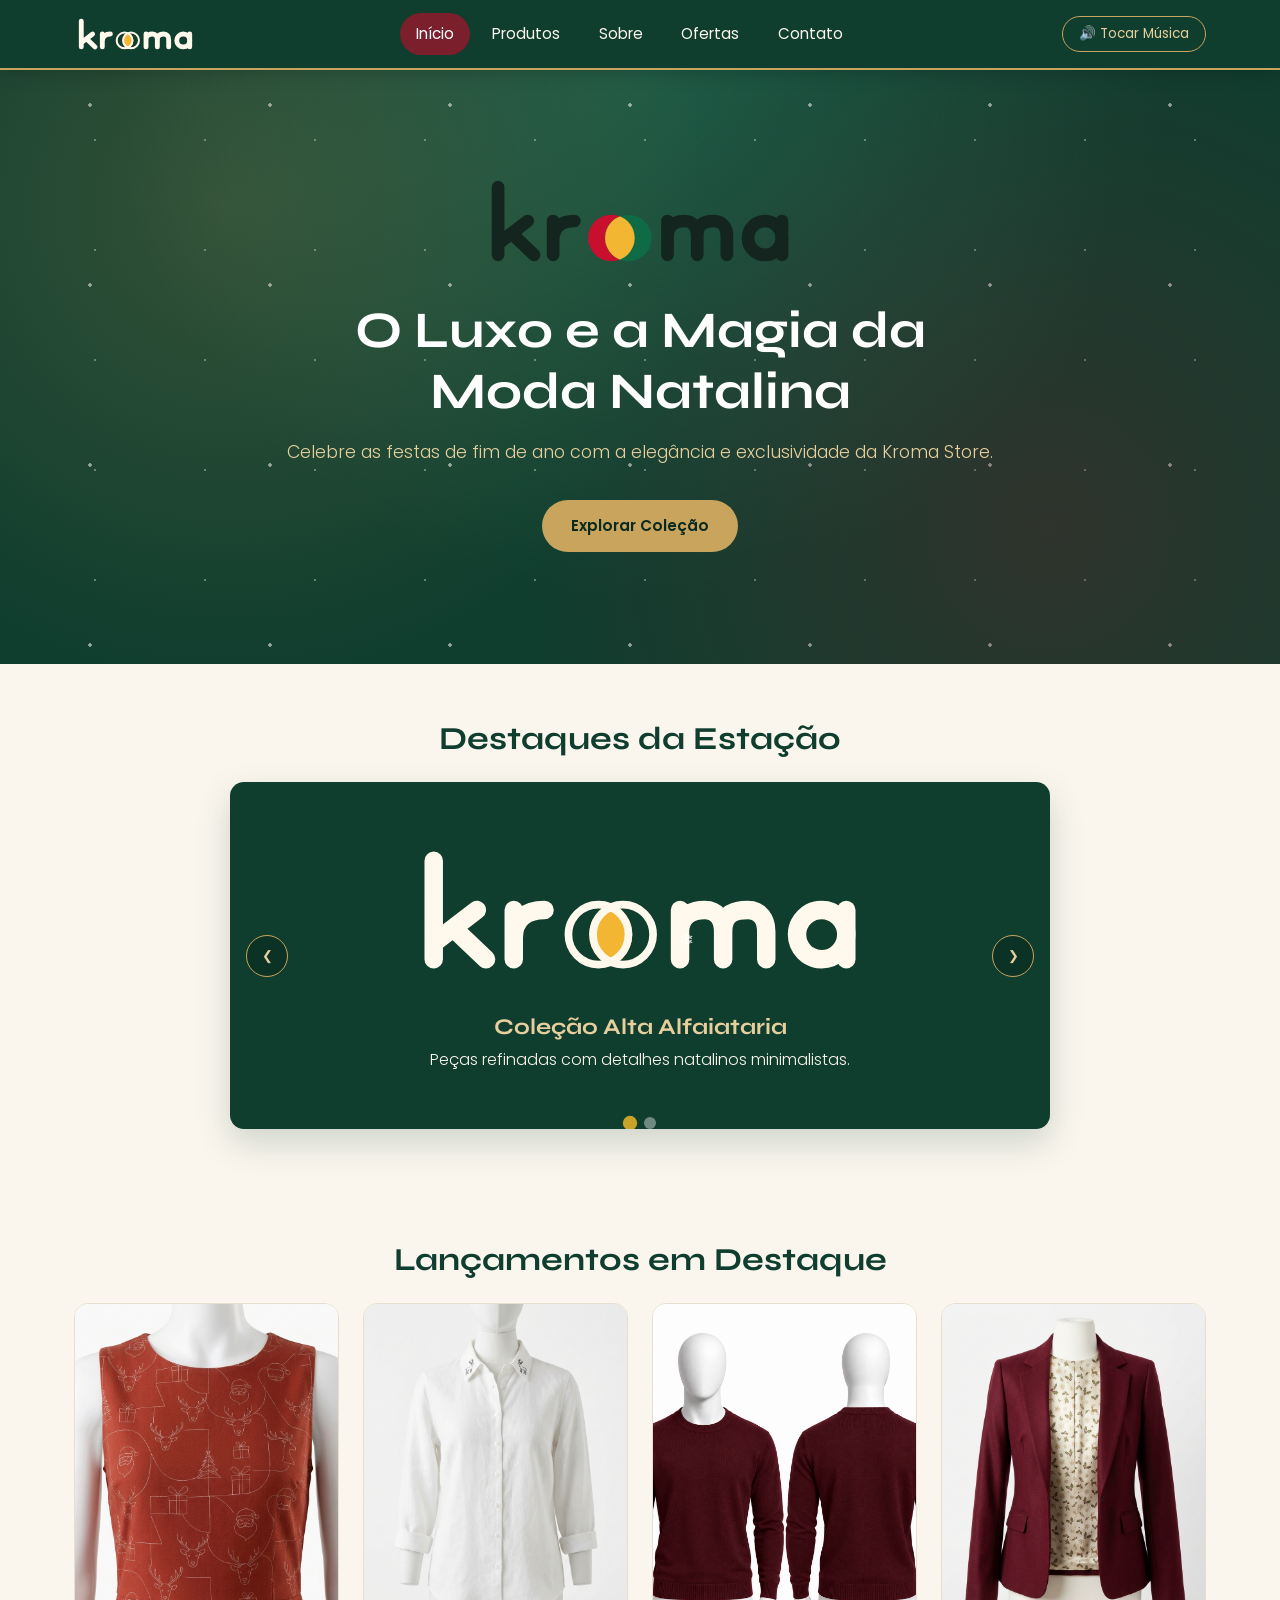
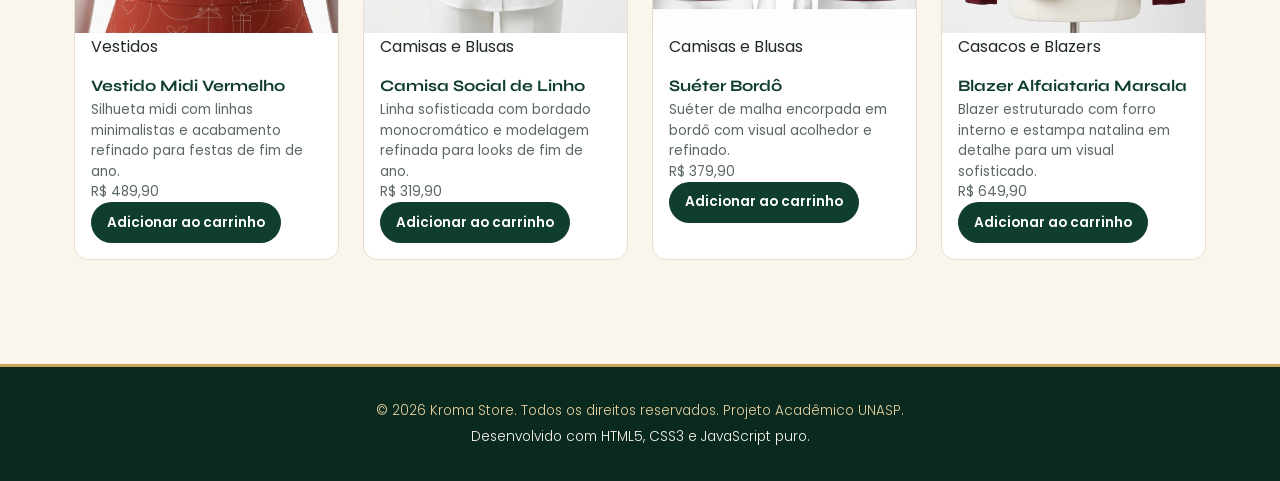
<file: index.html>
<!DOCTYPE html>
<html lang="pt-br">
<head>
    <meta charset="UTF-8">
    <meta name="viewport" content="width=device-width, initial-scale=1.0">
    <title>Kroma Store | Início - Coleção Natalina</title>
    <link rel="icon" href="img/outras/Icone-Kroma-img.svg" type="image/svg+xml">
    <link rel="stylesheet" href="css/base.css">
    <link rel="stylesheet" href="css/index.css">
    <link rel="preconnect" href="https://fonts.googleapis.com">
    <link rel="preconnect" href="https://fonts.gstatic.com" crossorigin>
    <link href="https://fonts.googleapis.com/css2?family=Syne:wght@600;700;800&family=Poppins:wght@300;400;600&display=swap" rel="stylesheet">

</head>
<body>
    <!-- CABEÇALHO E MENU DE NAVEGAÇÃO -->
    <header class="navbar">
        <nav class="navbar-container">
            <div class="logo">
                <a href="index.html"><img src="img/outras/Logo-Branca-kroma-img.svg" alt="Logotipo Kroma Store"></a>
            </div>
            <button class="btn-menu" aria-label="Abrir menu de navegação">☰</button>
            <div class="nav-links menu">
                <a href="index.html" class="ativo">Início</a>
                <a href="produtos.html">Produtos</a>
                <a href="sobre.html">Sobre</a>
                <a href="ofertas.html">Ofertas</a>
                <a href="contato.html">Contato</a>
            </div>
            <div class="controles-topo">
                <button id="btn-musica" class="btn-audio">🔊 Tocar Música</button>
            </div>
        </nav>
    </header>

    <main>
        <!-- HERO / BANNER COM EFEITO PARALLAX -->
        <section class="hero banner">
            <div class="hero-fundo" data-velocidade="0.4" aria-hidden="true"></div>
            <div class="hero-content revelar">
                <img src="img/outras/Logo-Verde-Kroma-img.svg" alt="Logo Kroma Natal" class="hero-logo" id="logoKroma" data-velocidade="0.15">
                <h1>O Luxo e a Magia da Moda Natalina</h1>
                <p class="slogan">Celebre as festas de fim de ano com a elegância e exclusividade da Kroma Store.</p>
                <a href="produtos.html" class="btn-principal">Explorar Coleção</a>
            </div>
        </section>

        <!-- SLIDESHOW / CARROSSEL DE DESTAQUES -->
        <section class="carrossel-container revelar">
            <h2>Destaques da Estação</h2>
            <div class="slideshow">
                <article class="slide ativo">
                    <img src="img/outras/Logo-Branca-kroma-img.svg" alt="Coleção Exclusiva Festas Kroma">
                    <div class="slide-caption">
                        <h3>Coleção Alta Alfaiataria</h3>
                        <p>Peças refinadas com detalhes natalinos minimalistas.</p>
                    </div>
                </article>
                <article class="slide">
                    <img src="img/outras/Icone-Kroma-img.svg" alt="Ofertas de Fim de Ano Kroma">
                    <div class="slide-caption">
                        <h3>Looks para a Noite Feliz</h3>
                        <p>Frete grátis e mimos exclusivos em compras acima de R$ 299.</p>
                    </div>
                </article>
                <button id="anterior" class="slide-nav prev" aria-label="Slide anterior">❮</button>
                <button id="proximo" class="slide-nav next" aria-label="Próximo slide">❯</button>
            </div>
        </section>

        <!-- SEÇÃO DE PRODUTOS EM DESTAQUE (GERADOS VIA JS) -->
        <section class="destaques revelar">
            <h2>Lançamentos em Destaque</h2>
            <div id="produtos-destaque" class="grade-produtos">
                <!-- Os cards marcados com destaque:true em produtos.js serão inseridos aqui -->
            </div>
        </section>
    </main>

    <!-- BOTÃO VOLTAR AO TOPO -->
    <button id="topo" class="btn-topo" aria-label="Voltar ao topo">↑</button>

    <!-- RODAPÉ -->
    <footer>
        <div class="footer-container">
            <p>&copy; 2026 Kroma Store. Todos os direitos reservados. Projeto Acadêmico UNASP.</p>
            <p>Desenvolvido com HTML5, CSS3 e JavaScript puro.</p>
        </div>
    </footer>

    <script src="js/produtos.js"></script>
    <script src="js/script.js"></script>
</body>
</html>
</file>
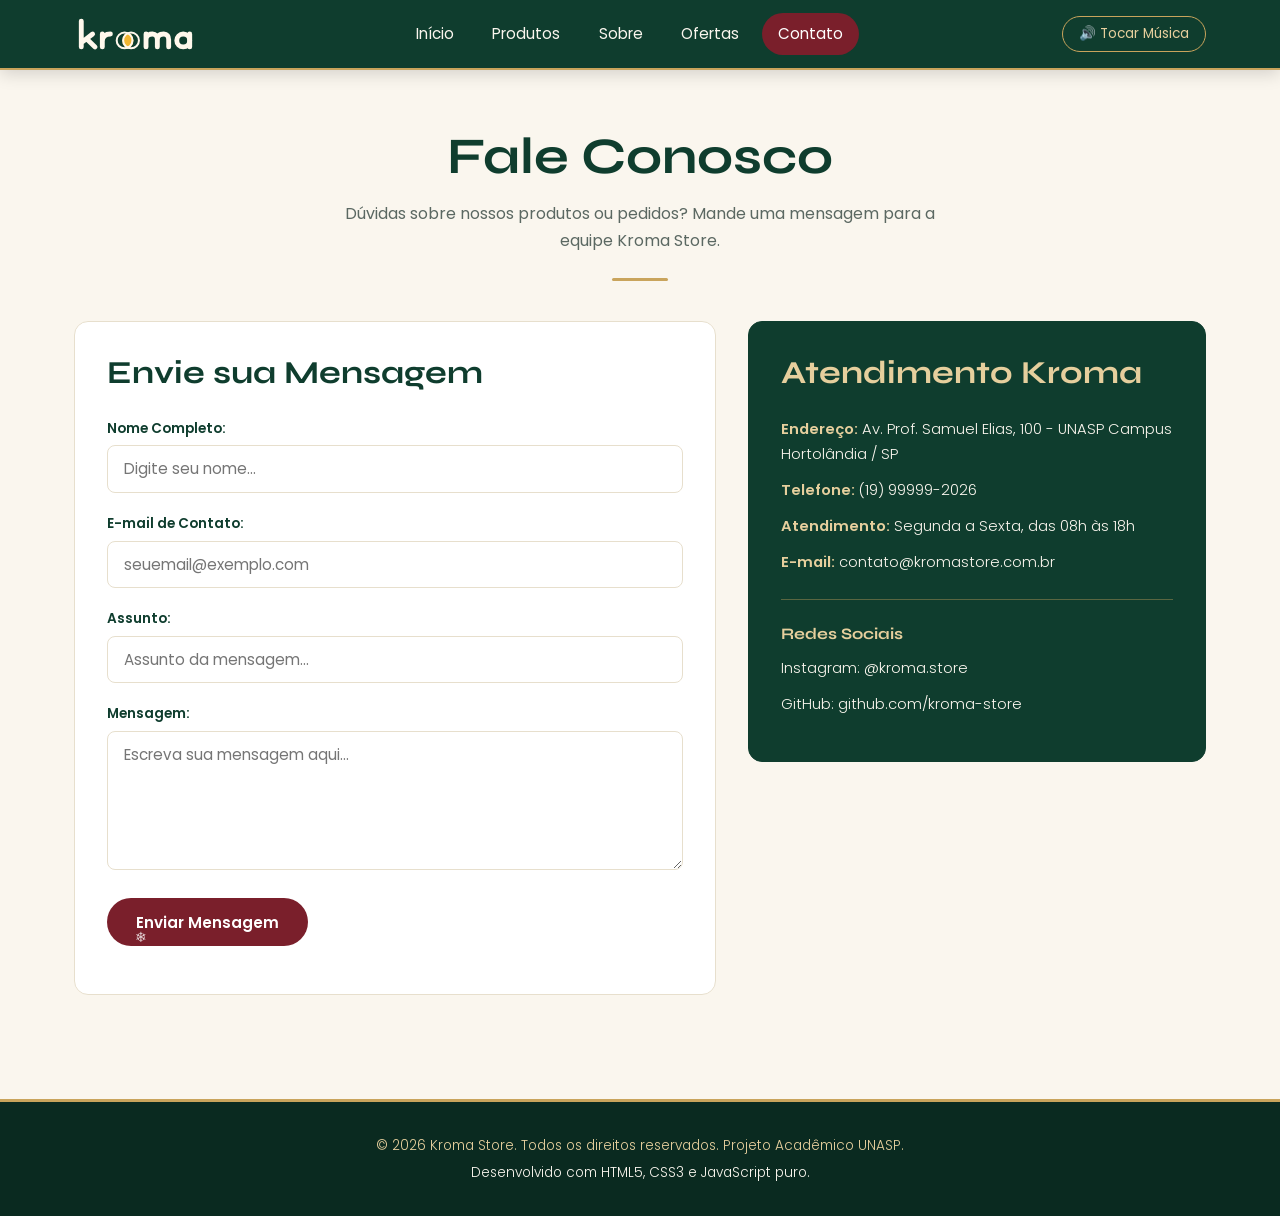
<file: contato.html>
<!DOCTYPE html>
<html lang="pt-br">
<head>
    <meta charset="UTF-8">
    <meta name="viewport" content="width=device-width, initial-scale=1.0">
    <title>Kroma Store | Contato</title>
    <link rel="icon" href="img/outras/Icone-Kroma-img.svg" type="image/svg+xml">
    <link rel="stylesheet" href="css/base.css">
    <link rel="stylesheet" href="css/contato.css">
    <link rel="preconnect" href="https://fonts.googleapis.com">
    <link rel="preconnect" href="https://fonts.gstatic.com" crossorigin>
    <link href="https://fonts.googleapis.com/css2?family=Syne:wght@600;700;800&family=Poppins:wght@300;400;600&display=swap" rel="stylesheet">
</head>
<body>
    <!-- CABEÇALHO E MENU DE NAVEGAÇÃO -->
    <header class="navbar">
        <nav class="navbar-container">
            <div class="logo">
                <a href="index.html"><img src="img/outras/Logo-Branca-kroma-img.svg" alt="Logotipo Kroma Store"></a>
            </div>
            <button class="btn-menu" aria-label="Abrir menu de navegação">☰</button>
            <div class="nav-links menu">
                <a href="index.html">Início</a>
                <a href="produtos.html">Produtos</a>
                <a href="sobre.html">Sobre</a>
                <a href="ofertas.html">Ofertas</a>
                <a href="contato.html" class="ativo">Contato</a>
            </div>
            <div class="controles-topo">
                <button id="btn-musica" class="btn-audio">🔊 Tocar Música</button>
            </div>
        </nav>
    </header>

    <main class="container-contato">
        <section class="cabecalho-pagina revelar">
            <h1>Fale Conosco</h1>
            <p>Dúvidas sobre nossos produtos ou pedidos? Mande uma mensagem para a equipe Kroma Store.</p>
        </section>

        <div class="grid-contato revelar">
            <!-- FORMULÁRIO VALIDADO PELO JAVASCRIPT -->
            <section class="secao-formulario">
                <h2>Envie sua Mensagem</h2>
                <form id="form-contato" novalidate>
                    <div class="grupo-campo">
                        <label for="nome">Nome Completo:</label>
                        <input type="text" id="nome" name="nome" placeholder="Digite seu nome..." required>
                    </div>

                    <div class="grupo-campo">
                        <label for="email">E-mail de Contato:</label>
                        <input type="email" id="email" name="email" placeholder="seuemail@exemplo.com" required>
                    </div>

                    <div class="grupo-campo">
                        <label for="assunto">Assunto:</label>
                        <input type="text" id="assunto" name="assunto" placeholder="Assunto da mensagem..." required>
                    </div>

                    <div class="grupo-campo">
                        <label for="mensagem">Mensagem:</label>
                        <textarea id="mensagem" name="mensagem" rows="5" placeholder="Escreva sua mensagem aqui..." required></textarea>
                    </div>

                    <button type="submit" class="btn-enviar">Enviar Mensagem</button>
                </form>

                <!-- MENSAGEM DE ERRO/SUCESSO EXIBIDA VIA JS -->
                <div id="mensagem-form" class="caixa-mensagem"></div>
            </section>

            <!-- INFORMAÇÕES DE CONTATO -->
            <aside class="informacoes-loja">
                <h2>Atendimento Kroma</h2>
                <p><strong>Endereço:</strong> Av. Prof. Samuel Elias, 100 - UNASP Campus Hortolândia / SP</p>
                <p><strong>Telefone:</strong> (19) 99999-2026</p>
                <p><strong>Atendimento:</strong> Segunda a Sexta, das 08h às 18h</p>
                <p><strong>E-mail:</strong> contato@kromastore.com.br</p>

                <div class="redes-sociais">
                    <h3>Redes Sociais</h3>
                    <p>Instagram: @kroma.store</p>
                    <p>GitHub: github.com/kroma-store</p>
                </div>
            </aside>
        </div>
    </main>

    <!-- BOTÃO VOLTAR AO TOPO -->
    <button id="topo" class="btn-topo" aria-label="Voltar ao topo">↑</button>

    <!-- RODAPÉ -->
    <footer>
        <div class="footer-container">
            <p>&copy; 2026 Kroma Store. Todos os direitos reservados. Projeto Acadêmico UNASP.</p>
            <p>Desenvolvido com HTML5, CSS3 e JavaScript puro.</p>
        </div>
    </footer>

    <script src="js/produtos.js"></script>
    <script src="js/script.js"></script>
</body>
</html>
</file>
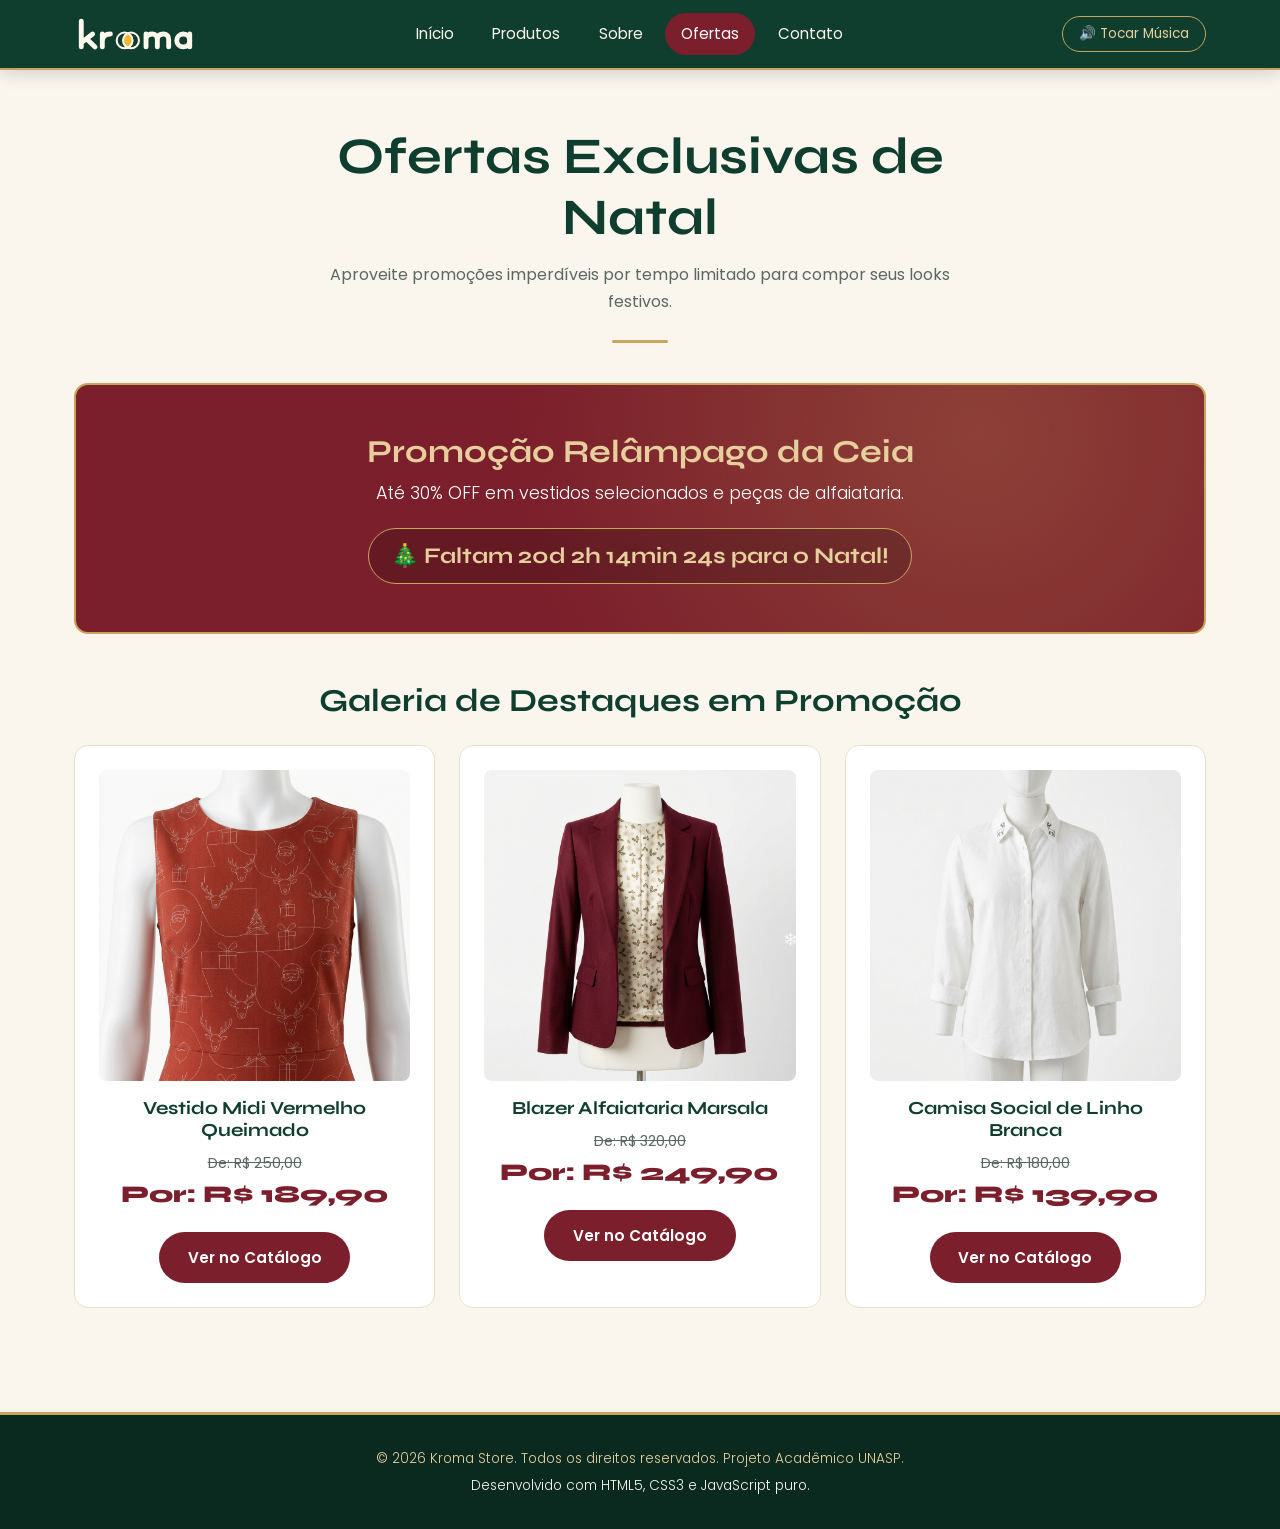
<file: ofertas.html>
<!DOCTYPE html>
<html lang="pt-br">
<head>
    <meta charset="UTF-8">
    <meta name="viewport" content="width=device-width, initial-scale=1.0">
    <title>Kroma Store | Ofertas Especiais</title>
    <link rel="icon" href="img/outras/Icone-Kroma-img.svg" type="image/svg+xml">
    <link rel="stylesheet" href="css/base.css">
    <link rel="stylesheet" href="css/ofertas.css">
    <link rel="preconnect" href="https://fonts.googleapis.com">
    <link rel="preconnect" href="https://fonts.gstatic.com" crossorigin>
    <link href="https://fonts.googleapis.com/css2?family=Syne:wght@600;700;800&family=Poppins:wght@300;400;600&display=swap" rel="stylesheet">
</head>
<body>
    <!-- CABEÇALHO E MENU DE NAVEGAÇÃO -->
    <header class="navbar">
        <nav class="navbar-container">
            <div class="logo">
                <a href="index.html"><img src="img/outras/Logo-Branca-kroma-img.svg" alt="Logotipo Kroma Store"></a>
            </div>
            <button class="btn-menu" aria-label="Abrir menu de navegação">☰</button>
            <div class="nav-links menu">
                <a href="index.html">Início</a>
                <a href="produtos.html">Produtos</a>
                <a href="sobre.html">Sobre</a>
                <a href="ofertas.html" class="ativo">Ofertas</a>
                <a href="contato.html">Contato</a>
            </div>
            <div class="controles-topo">
                <button id="btn-musica" class="btn-audio">🔊 Tocar Música</button>
            </div>
        </nav>
    </header>

    <main class="container-ofertas">
        <section class="cabecalho-pagina revelar">
            <h1>Ofertas Exclusivas de Natal</h1>
            <p>Aproveite promoções imperdíveis por tempo limitado para compor seus looks festivos.</p>
        </section>

        <!-- BANNER DE DESTAQUE COM PROMOÇÃO -->
        <section class="banner-promocao revelar">
            <div class="conteudo-promo">
                <h2>Promoção Relâmpago da Ceia</h2>
                <p>Até 30% OFF em vestidos selecionados e peças de alfaiataria.</p>
                <p class="contagem-oferta" id="contagem-ofertas">Calculando tempo restante...</p>
            </div>
        </section>

        <!-- GALERIA DE OFERTAS COM DESTACADOS -->
        <section class="galeria-ofertas revelar">
            <h2>Galeria de Destaques em Promoção</h2>
            <div class="grade-ofertas">
                <article class="card-oferta">
                    <img src="img/roupas/VestidoMidiVermelhoQueimadocomTraçosLinearesFinosdoPapaiNoel.jpg" alt="Vestido Midi Vermelho Queimado" loading="lazy" class="img-oferta">
                    <h3>Vestido Midi Vermelho Queimado</h3>
                    <p class="preco-antigo">De: R$ 250,00</p>
                    <p class="preco-novo">Por: R$ 189,90</p>
                    <a href="produtos.html" class="btn-comprar">Ver no Catálogo</a>
                </article>

                <article class="card-oferta">
                    <img src="img/roupas/BlazerAlfaiatariaMarsalacomForroInternoEstampadoemPadronagemNatalina.jpg" alt="Blazer Alfaiataria Marsala" loading="lazy" class="img-oferta">
                    <h3>Blazer Alfaiataria Marsala</h3>
                    <p class="preco-antigo">De: R$ 320,00</p>
                    <p class="preco-novo">Por: R$ 249,90</p>
                    <a href="produtos.html" class="btn-comprar">Ver no Catálogo</a>
                </article>

                <article class="card-oferta">
                    <img src="img/roupas/CamisaSocialdeLinhoBrancacomBordadoMonocromáticodeRenanaGola.jpg" alt="Camisa Social de Linho Branca" loading="lazy" class="img-oferta">
                    <h3>Camisa Social de Linho Branca</h3>
                    <p class="preco-antigo">De: R$ 180,00</p>
                    <p class="preco-novo">Por: R$ 139,90</p>
                    <a href="produtos.html" class="btn-comprar">Ver no Catálogo</a>
                </article>
            </div>
        </section>
    </main>

    <!-- BOTÃO VOLTAR AO TOPO -->
    <button id="topo" class="btn-topo" aria-label="Voltar ao topo">↑</button>

    <!-- RODAPÉ -->
    <footer>
        <div class="footer-container">
            <p>&copy; 2026 Kroma Store. Todos os direitos reservados. Projeto Acadêmico UNASP.</p>
            <p>Desenvolvido com HTML5, CSS3 e JavaScript puro.</p>
        </div>
    </footer>

    <script src="js/produtos.js"></script>
    <script src="js/script.js"></script>
</body>
</html>
</file>
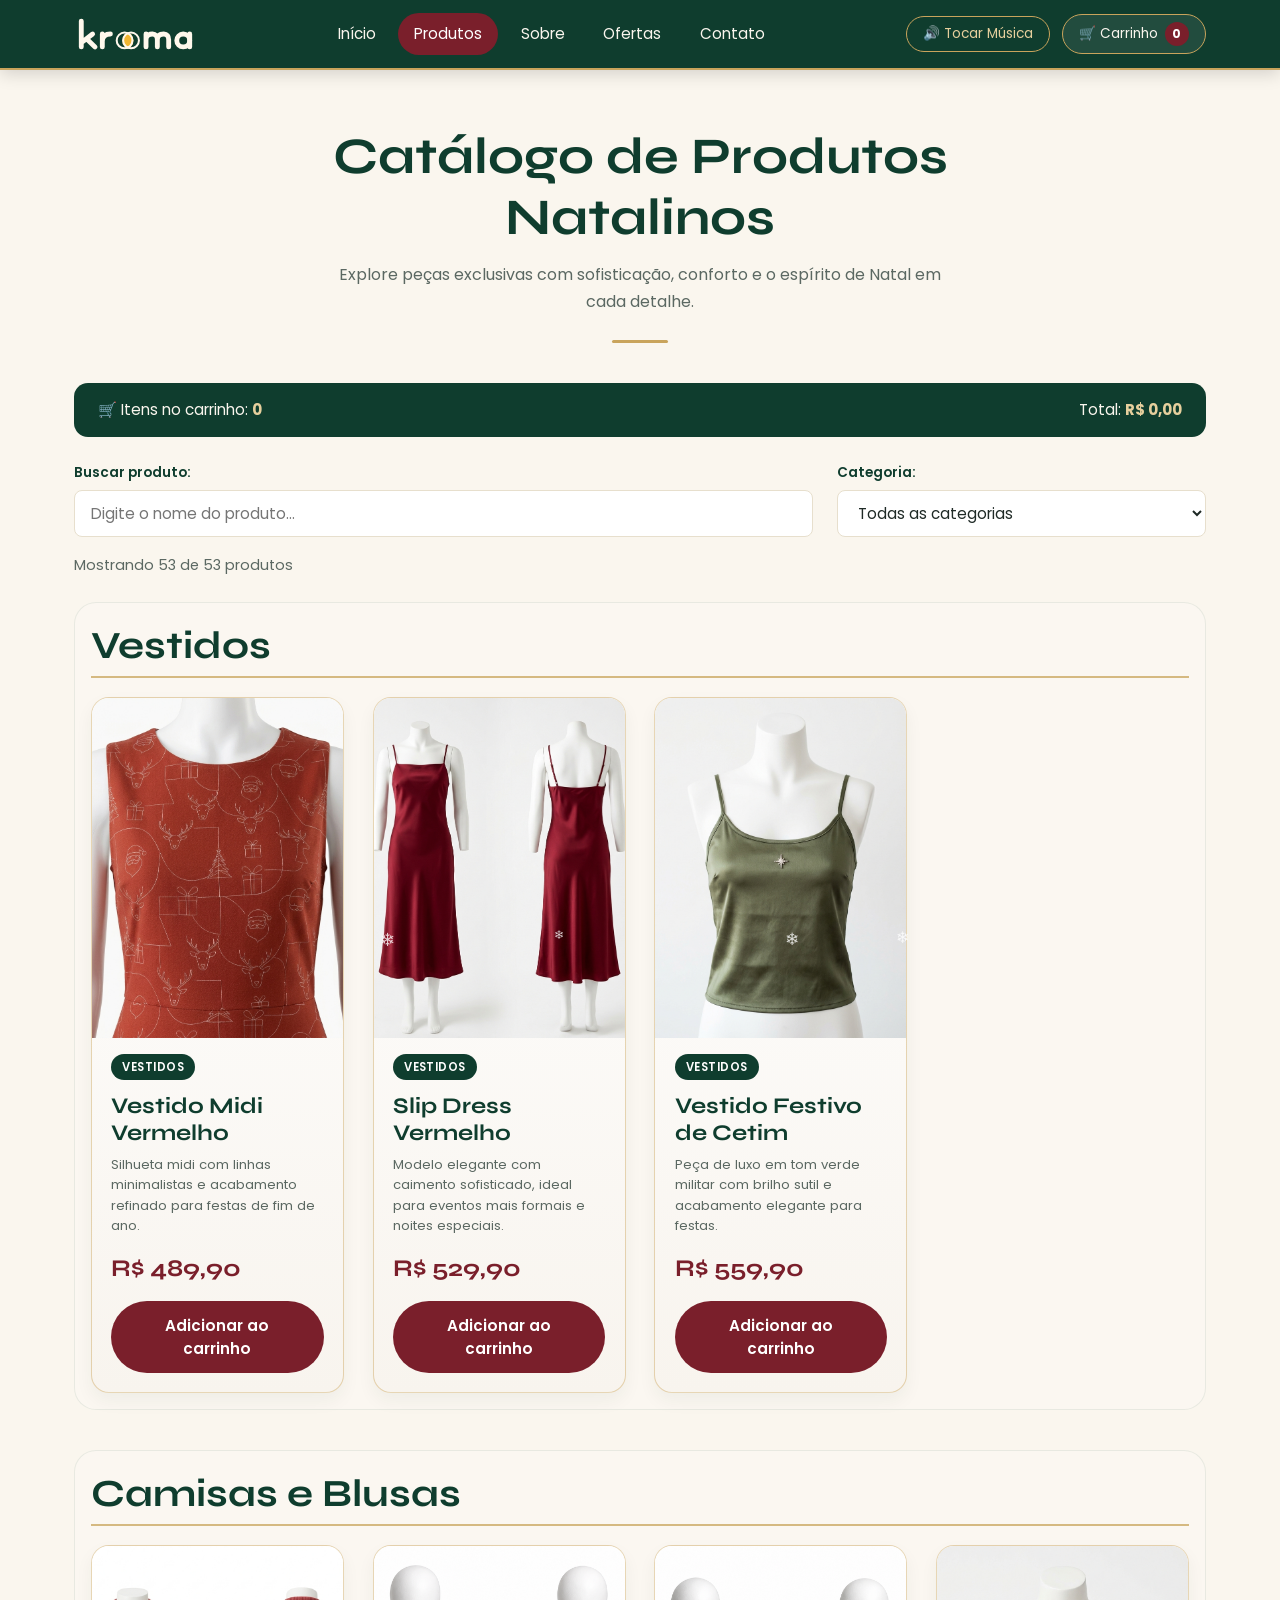
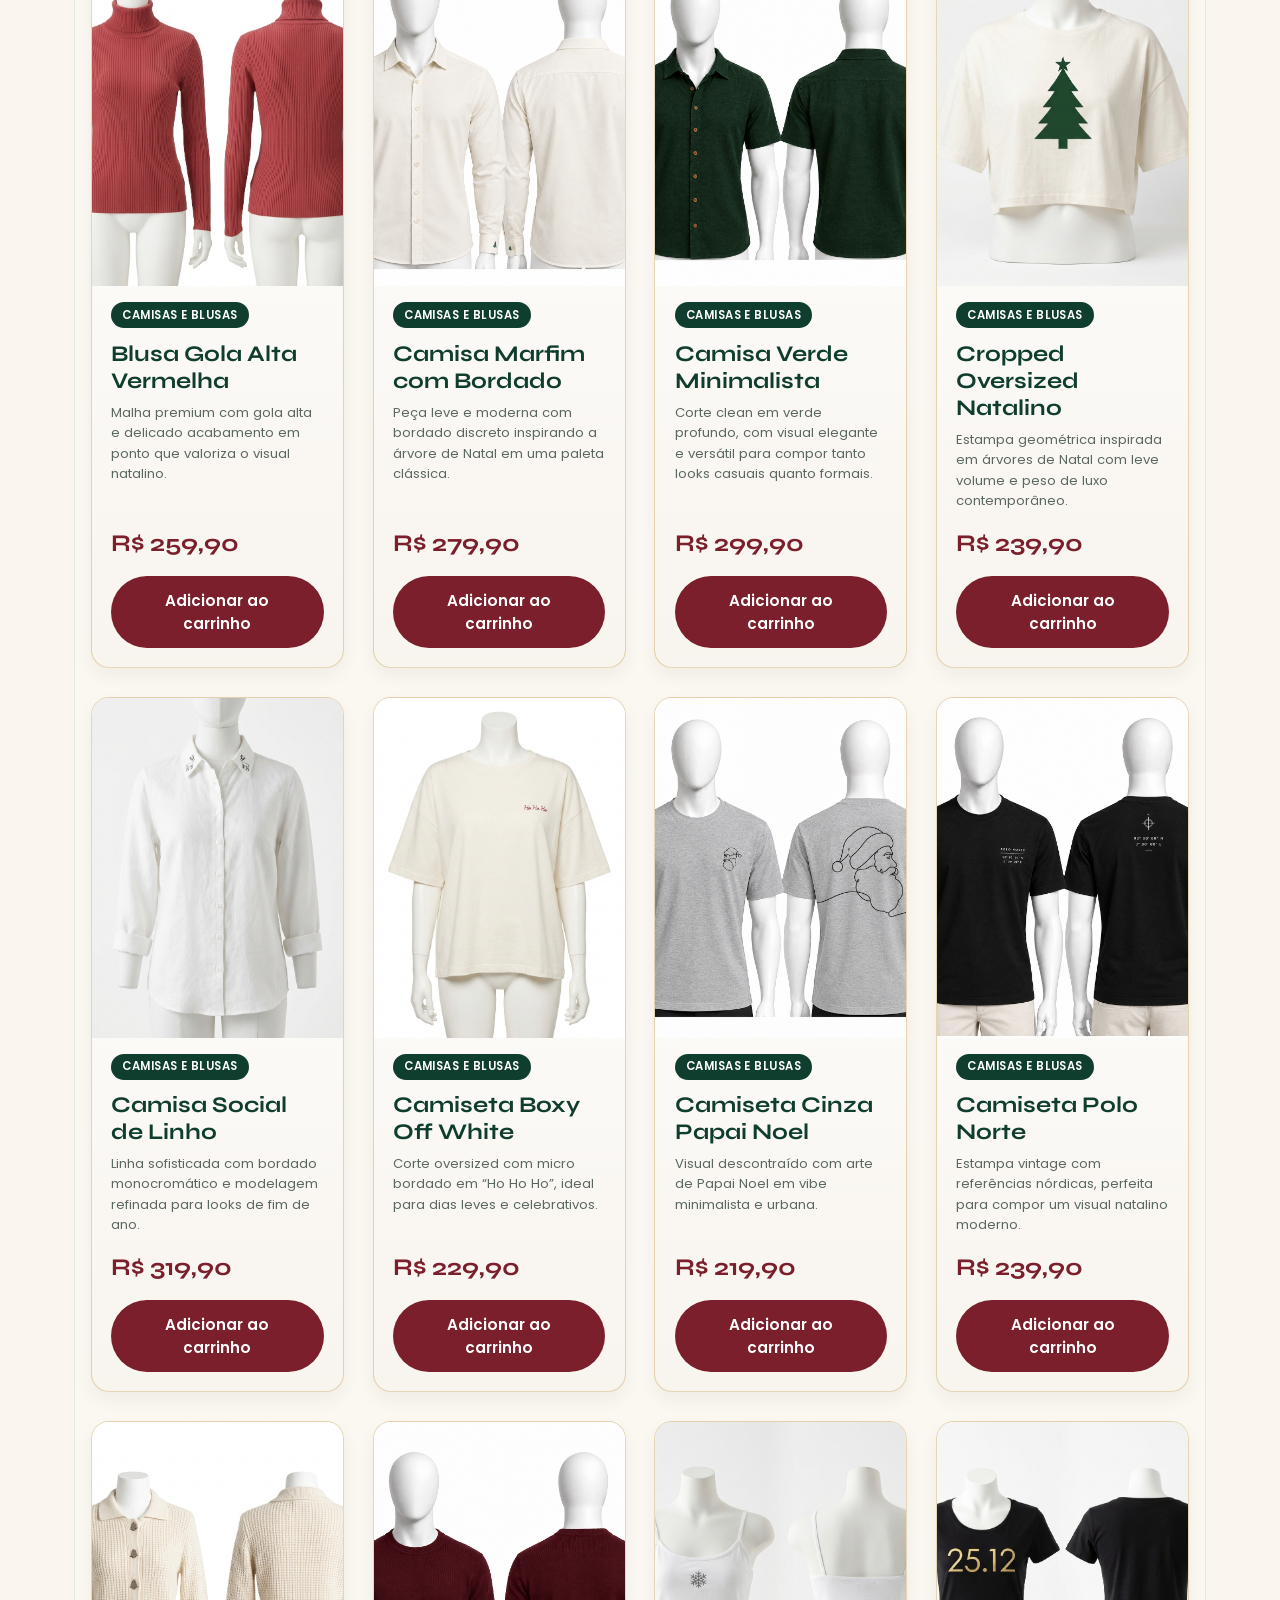
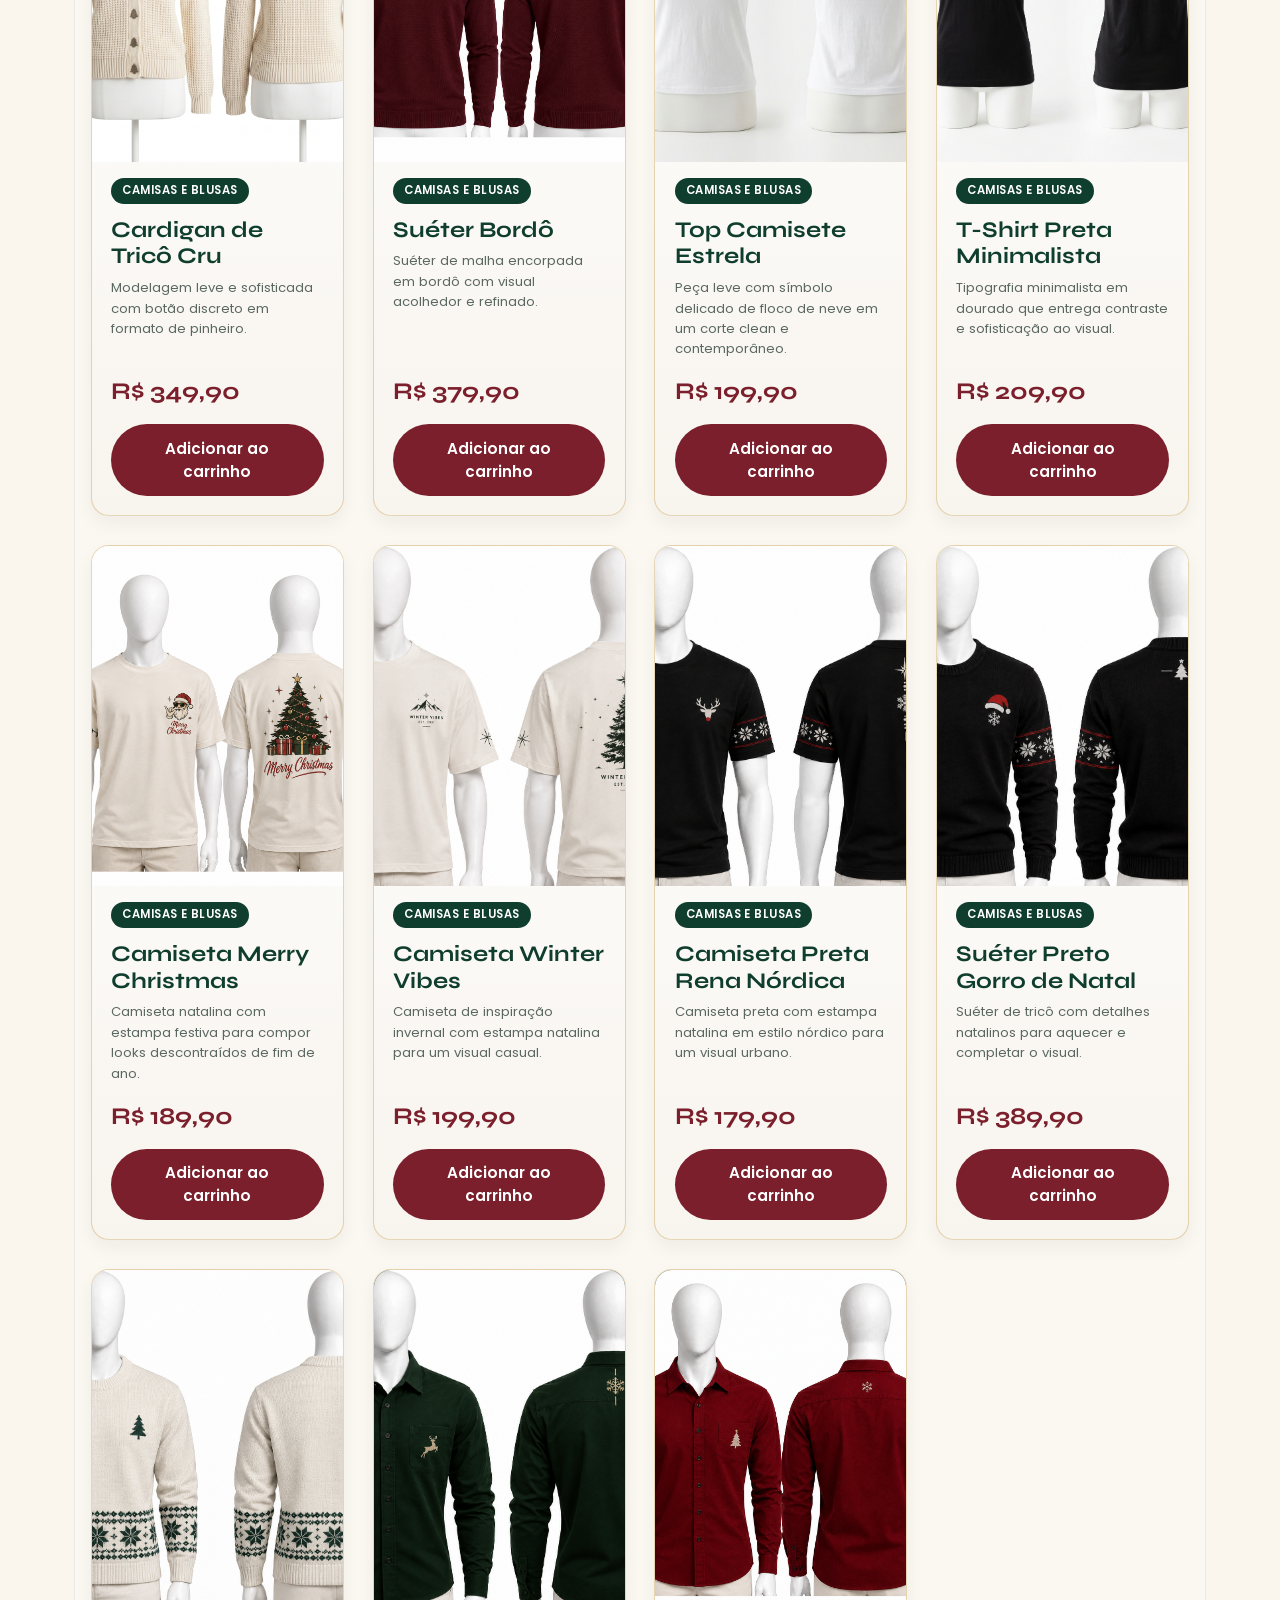
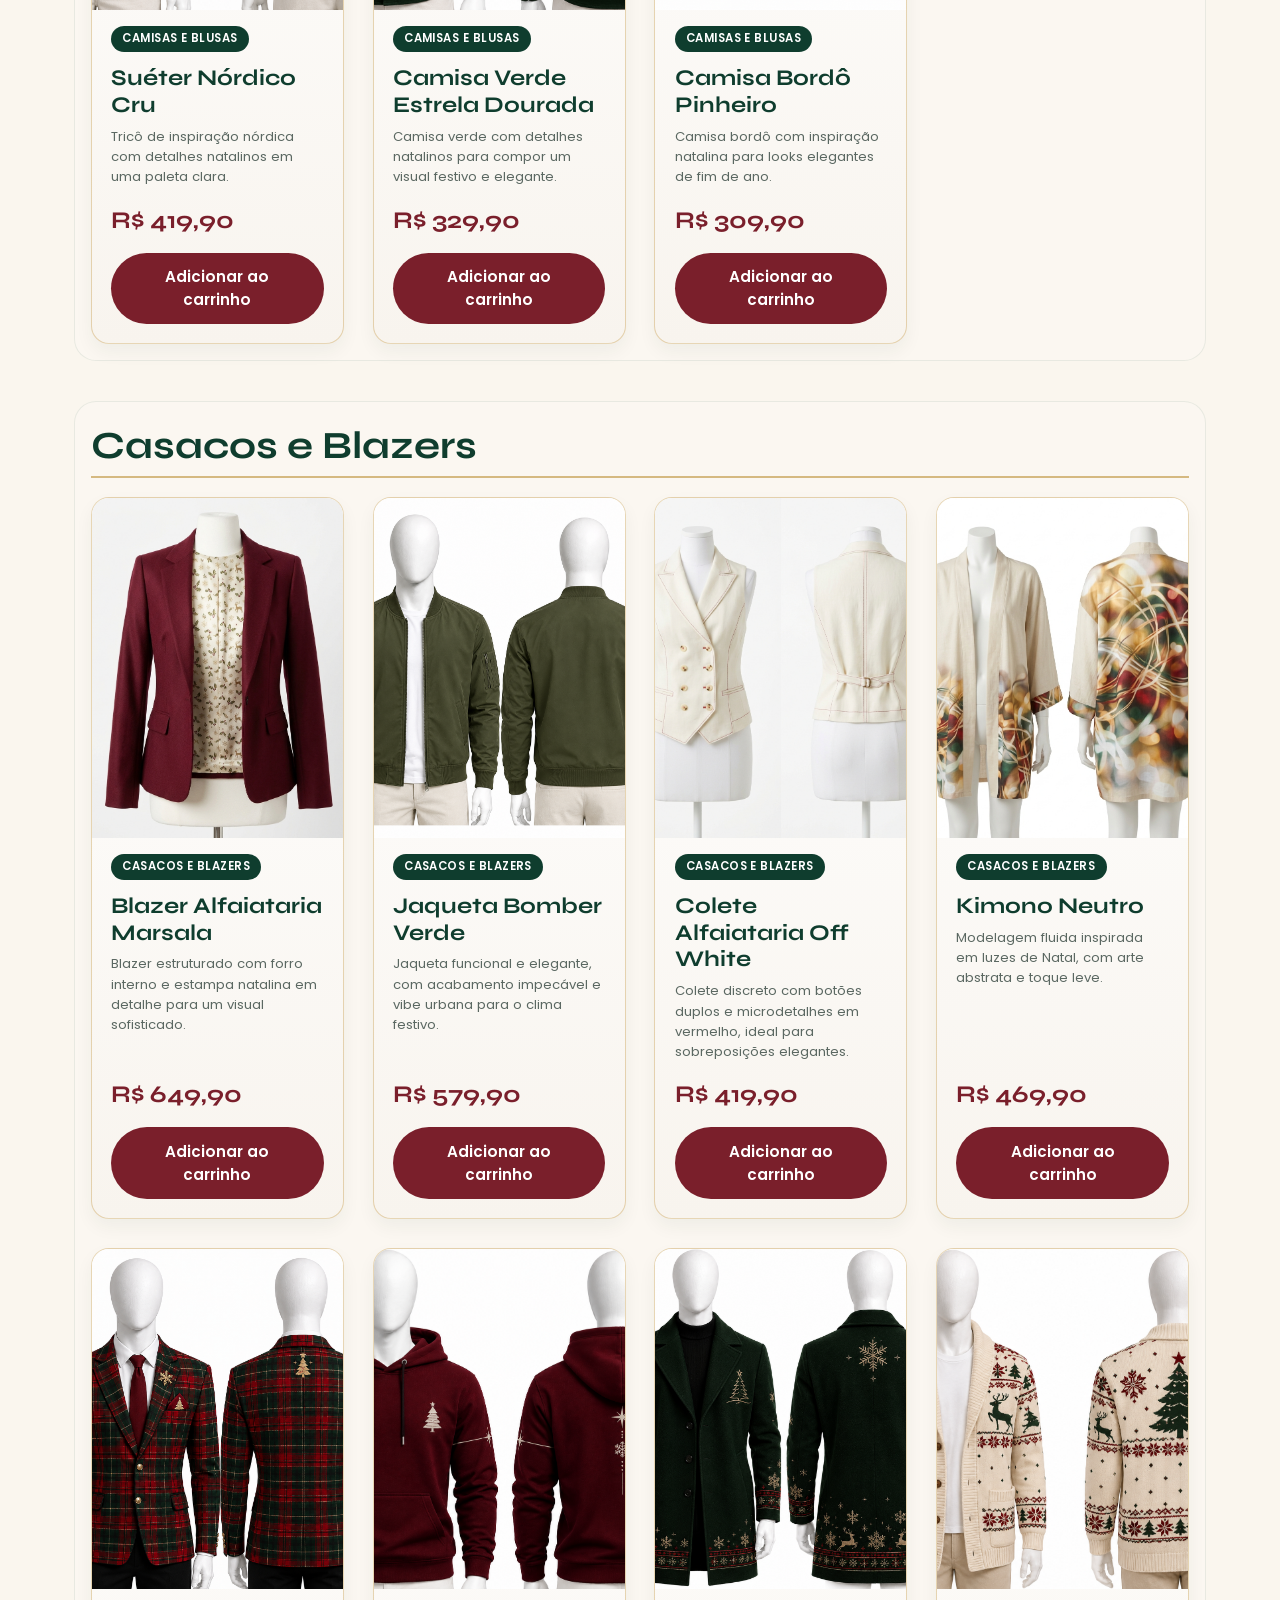
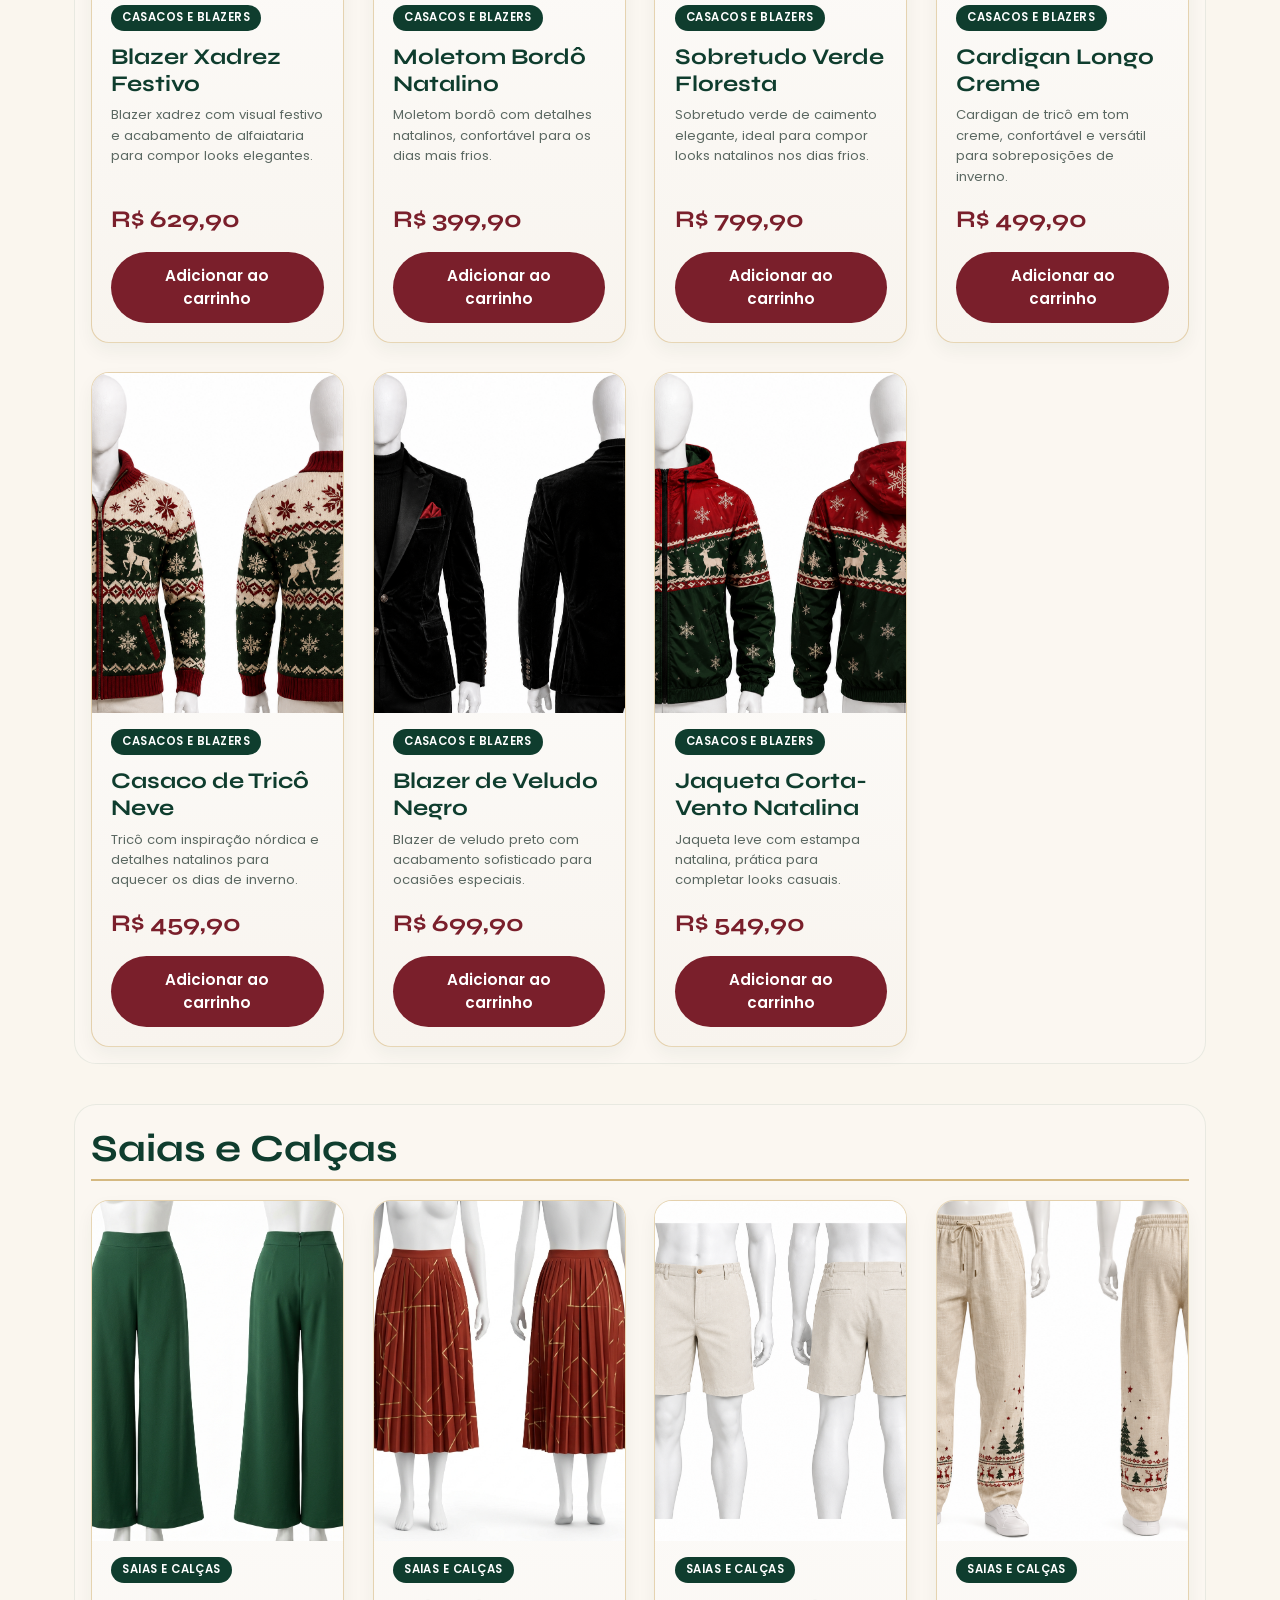
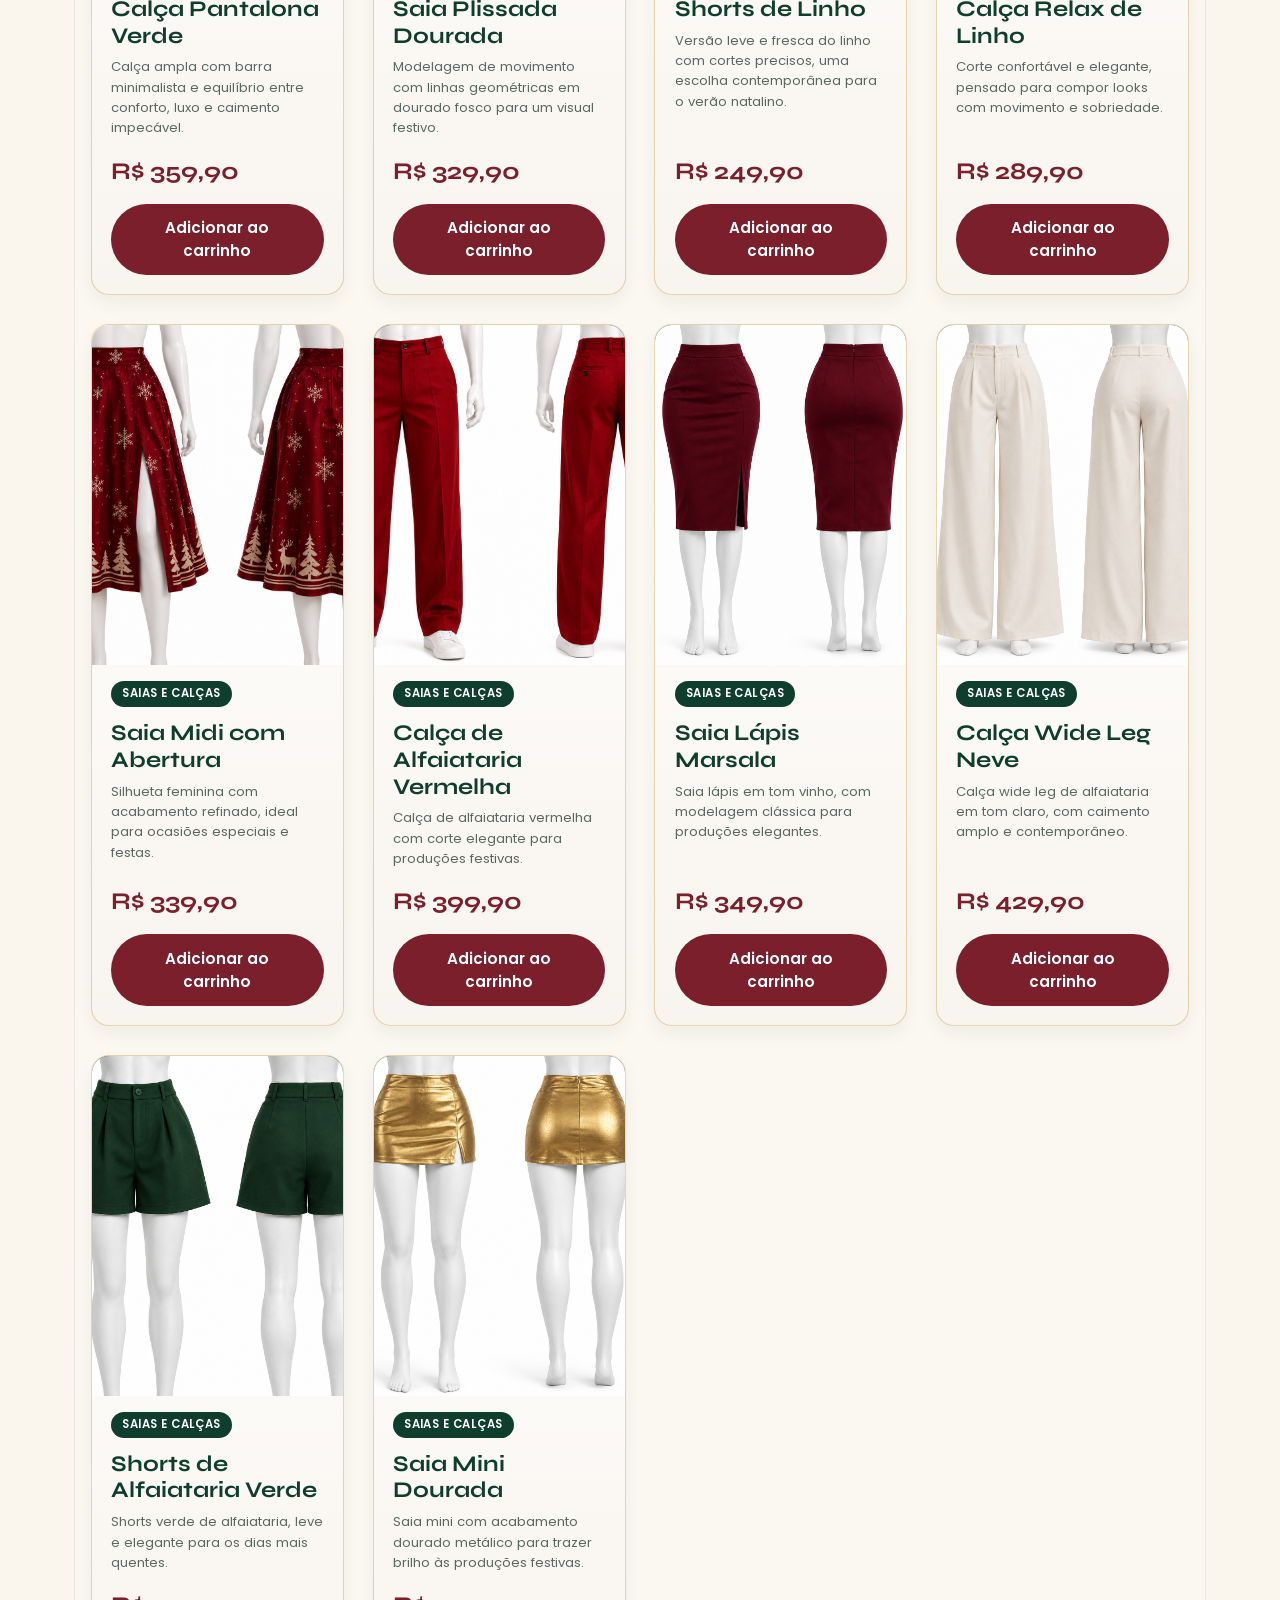
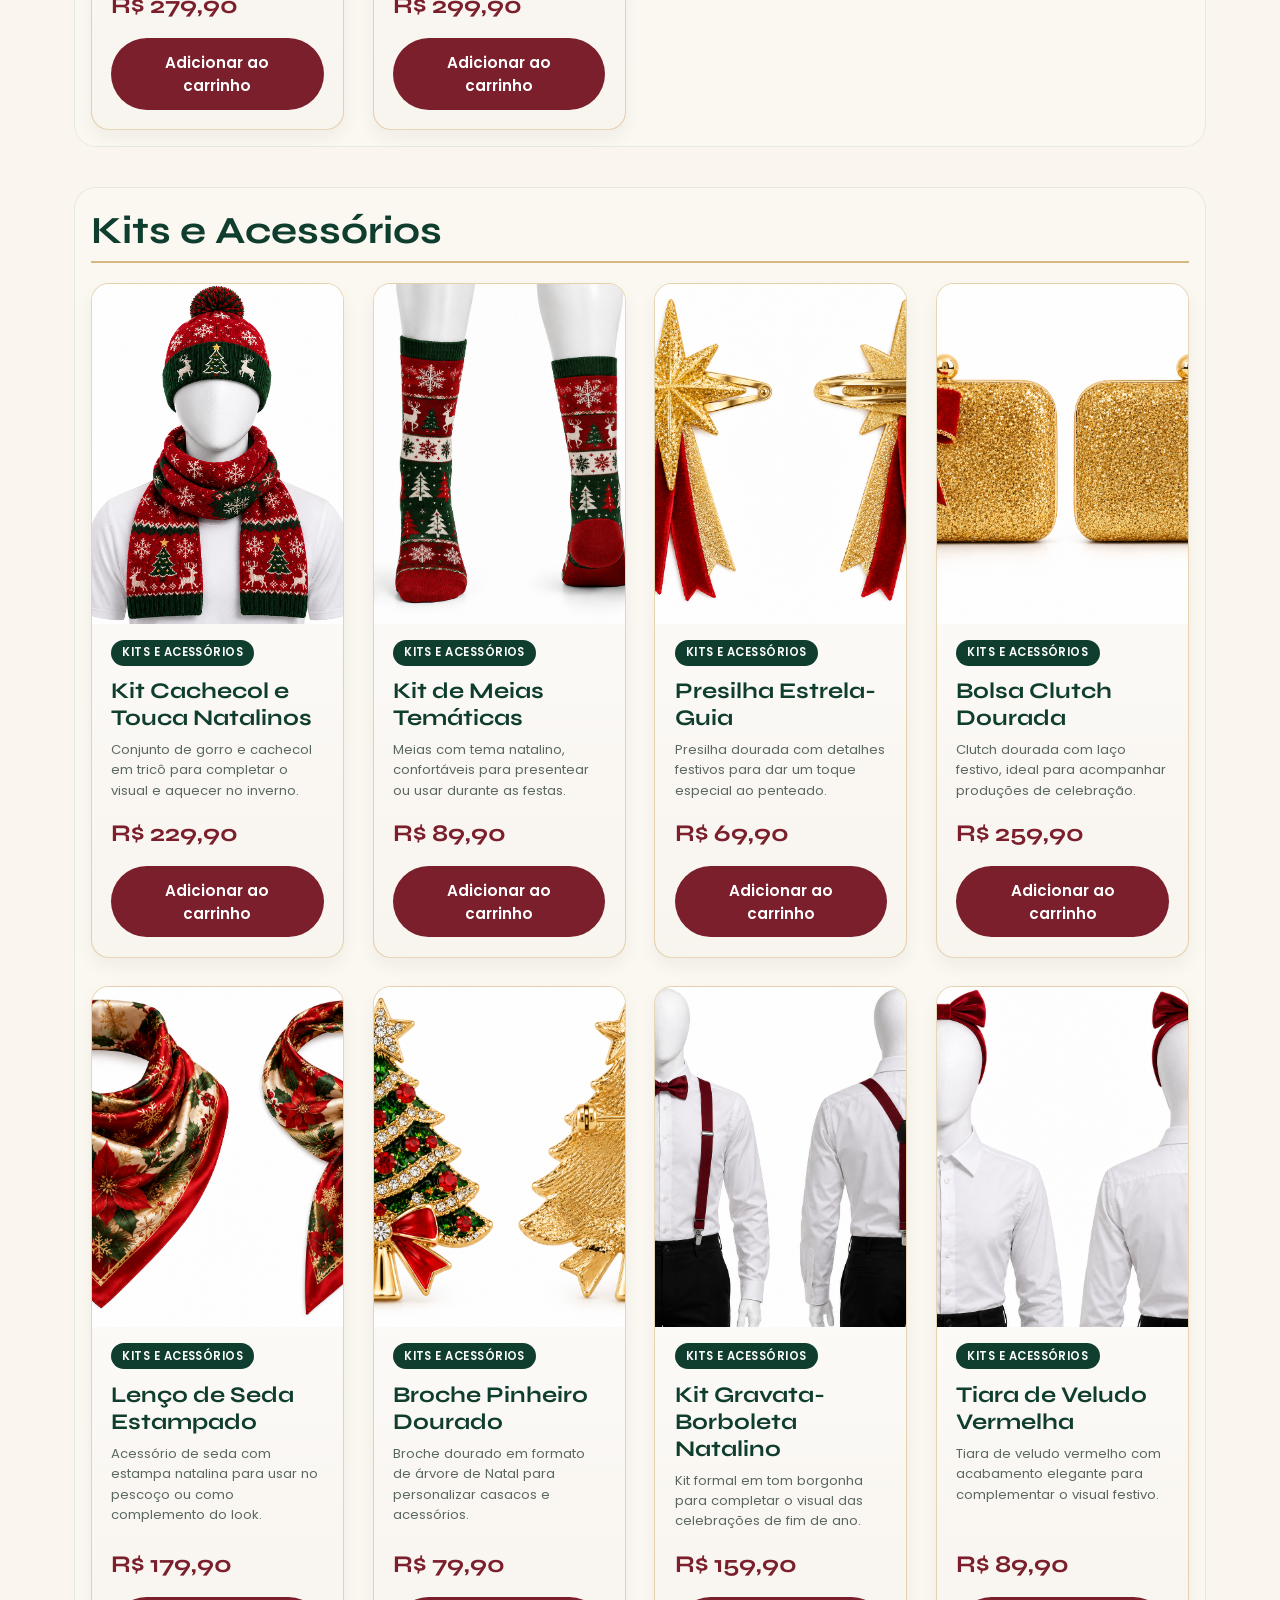
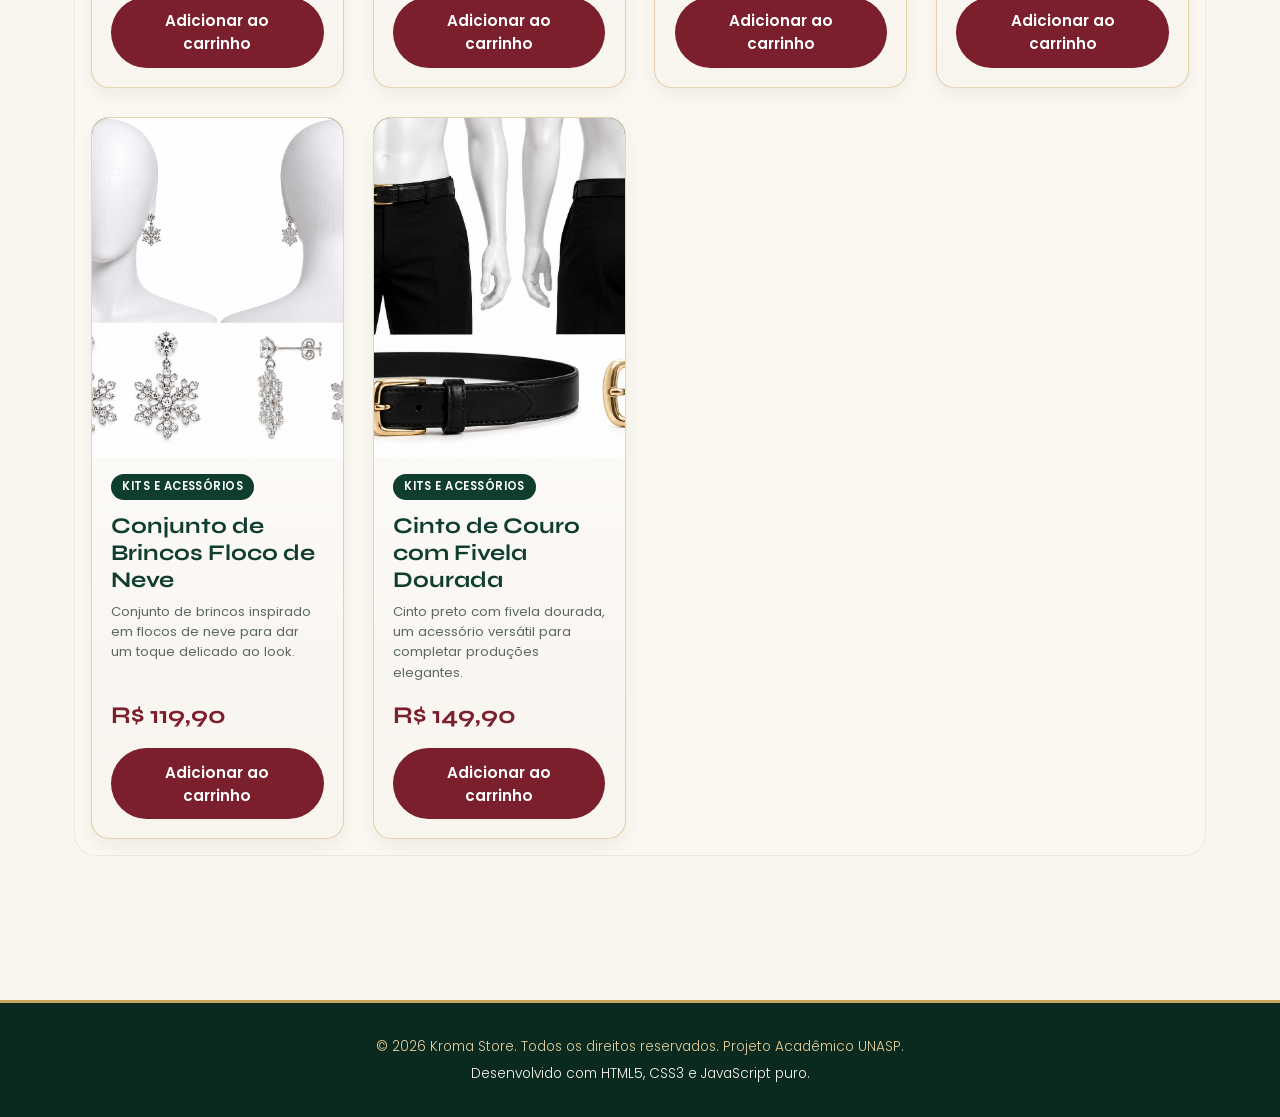
<file: produtos.html>
<!DOCTYPE html>
<html lang="pt-br">
<head>
    <meta charset="UTF-8">
    <meta name="viewport" content="width=device-width, initial-scale=1.0">
    <title>Kroma Store | Catálogo de Produtos</title>
    <link rel="icon" href="img/outras/Icone-Kroma-img.svg" type="image/svg+xml">
    <link rel="stylesheet" href="css/base.css">
    <link rel="stylesheet" href="css/produtos.css">
    <link rel="preconnect" href="https://fonts.googleapis.com">
    <link rel="preconnect" href="https://fonts.gstatic.com" crossorigin>
    <link href="https://fonts.googleapis.com/css2?family=Syne:wght@600;700;800&family=Poppins:wght@300;400;600&display=swap" rel="stylesheet">
</head>
<body>
    <header class="navbar">
        <nav class="navbar-container">
            <div class="logo">
                <a href="index.html"><img src="img/outras/Logo-Branca-kroma-img.svg" alt="Logotipo Kroma Store"></a>
            </div>
            <button class="btn-menu" aria-label="Abrir menu de navegação">☰</button>
            <div class="nav-links menu">
                <a href="index.html">Início</a>
                <a href="produtos.html" class="ativo">Produtos</a>
                <a href="sobre.html">Sobre</a>
                <a href="ofertas.html">Ofertas</a>
                <a href="contato.html">Contato</a>
            </div>
            <div class="controles-topo">
                <button id="btn-musica" class="btn-audio">🔊 Tocar Música</button>
                <button id="btn-carrinho" class="btn-carrinho" aria-expanded="false" aria-controls="carrinho-panel">
                    🛒 Carrinho <span id="qtd-carrinho-botao">0</span>
                </button>
            </div>
        </nav>
    </header>

    <aside id="carrinho-panel" class="carrinho-panel" aria-live="polite">
        <div class="carrinho-header">
            <h3>Seu carrinho</h3>
            <button id="fechar-carrinho" class="fechar-carrinho" type="button" aria-label="Fechar carrinho">✕</button>
        </div>
        <ul id="lista-carrinho" class="lista-carrinho"></ul>
        <div class="carrinho-footer">
            <span>Total</span>
            <strong id="total-carrinho-panel">R$ 0,00</strong>
        </div>
    </aside>

    <main class="container-produtos">
        <section class="cabecalho-pagina">
            <h1>Catálogo de Produtos Natalinos</h1>
            <p>Explore peças exclusivas com sofisticação, conforto e o espírito de Natal em cada detalhe.</p>
        </section>

        <aside class="resumo-carrinho">
            <span>🛒 Itens no carrinho: <strong id="qtd-carrinho">0</strong></span>
            <span>Total: <strong id="total-carrinho">R$ 0,00</strong></span>
        </aside>

        <section class="barras-filtros">
            <div class="campo-busca">
                <label for="busca">Buscar produto:</label>
                <input type="text" id="busca" placeholder="Digite o nome do produto...">
            </div>
            <div class="campo-categoria">
                <label for="categoria">Categoria:</label>
                <select id="categoria">
                    <option value="todas">Todas as categorias</option>
                    <option value="Vestidos">Vestidos</option>
                    <option value="Camisas e Blusas">Camisas e Blusas</option>
                    <option value="Casacos e Blazers">Casacos e Blazers</option>
                    <option value="Saias e Calças">Saias e Calças</option>
                    <option value="Kits e Acessórios">Kits e Acessórios</option>
                </select>
            </div>
        </section>

        <p id="contador" class="contador-produtos">Carregando catálogo...</p>
        <section id="lista-produtos" aria-live="polite"></section>
    </main>

    <button id="topo" class="btn-topo" aria-label="Voltar ao topo">↑</button>

    <footer>
        <div class="footer-container">
            <p>&copy; 2026 Kroma Store. Todos os direitos reservados. Projeto Acadêmico UNASP.</p>
            <p>Desenvolvido com HTML5, CSS3 e JavaScript puro.</p>
        </div>
    </footer>

    <script src="js/produtos.js"></script>
    <script src="js/script.js"></script>
</body>
</html>
</file>
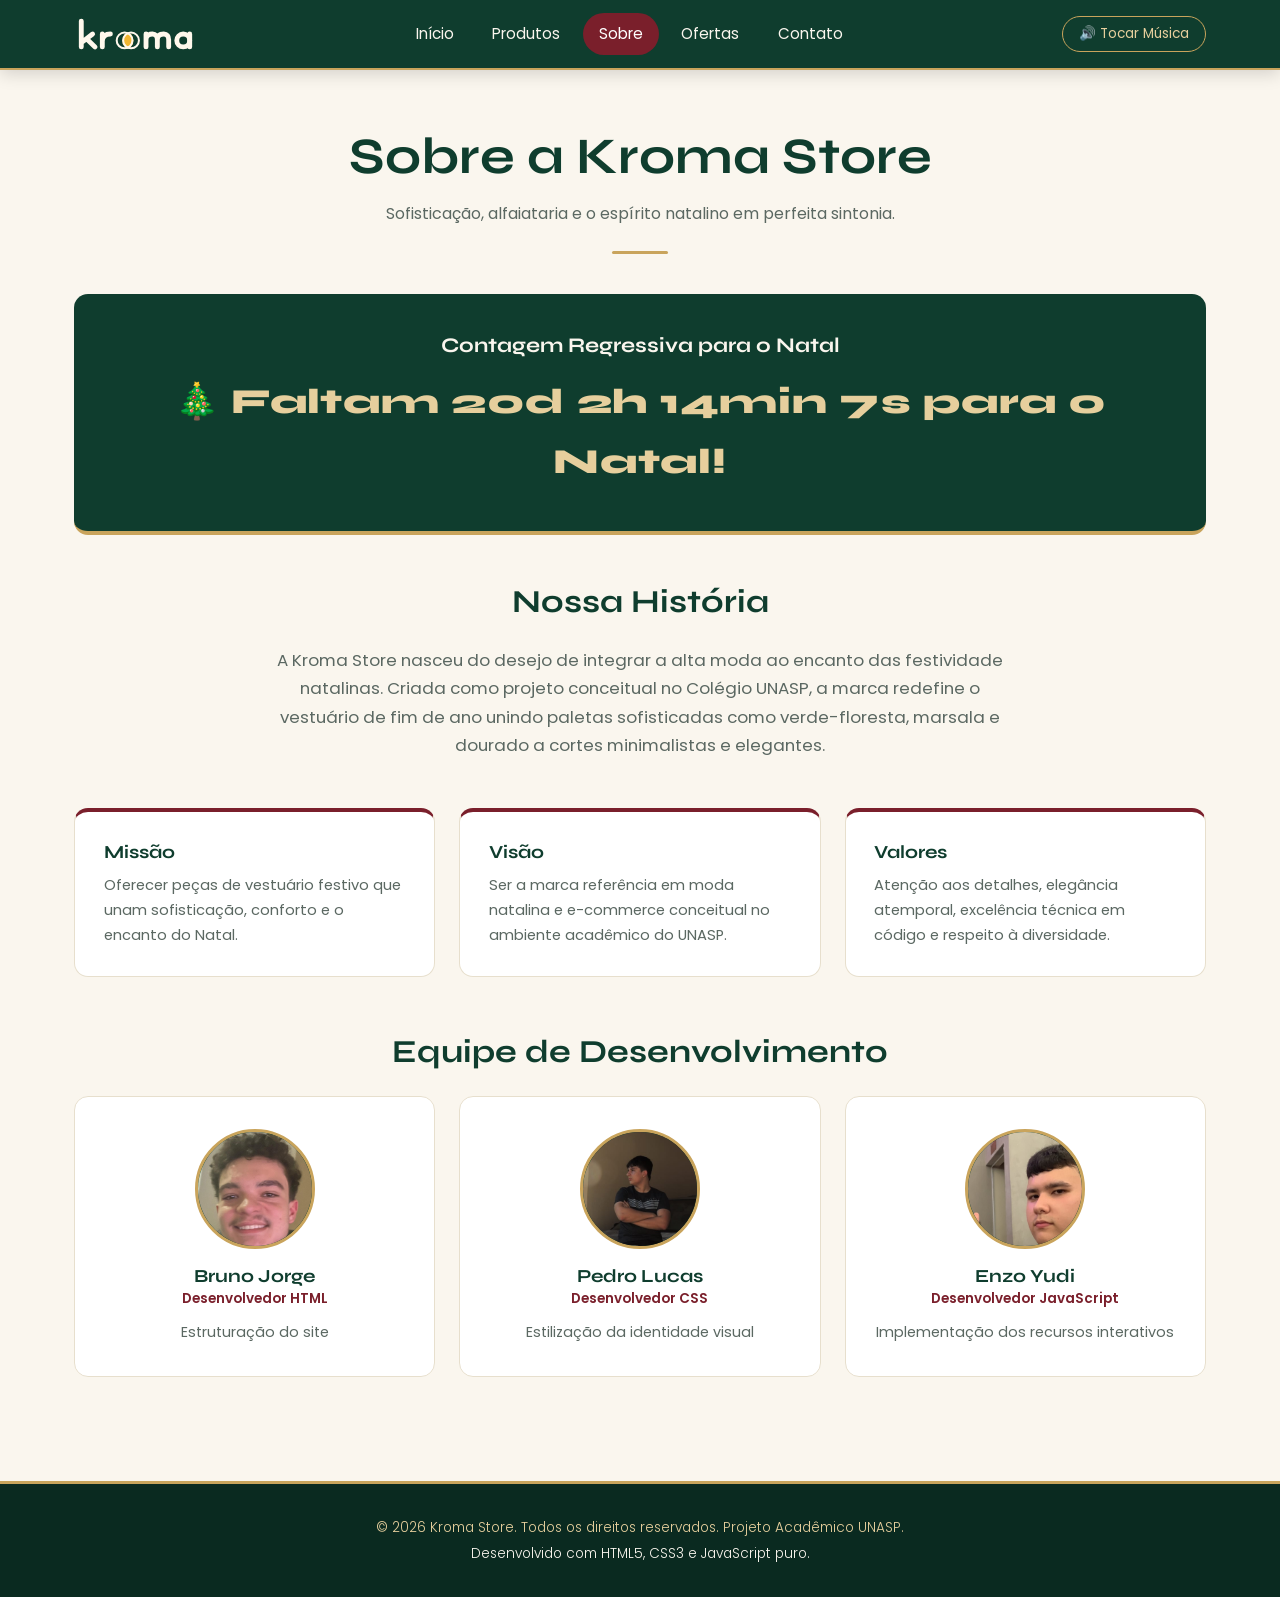
<file: sobre.html>
<!DOCTYPE html>
<html lang="pt-br">
<head>
    <meta charset="UTF-8">
    <meta name="viewport" content="width=device-width, initial-scale=1.0">
    <title>Kroma Store | Sobre Nós</title>
    <link rel="icon" href="img/outras/Icone-Kroma-img.svg" type="image/svg+xml">
    <link rel="stylesheet" href="css/base.css">
    <link rel="stylesheet" href="css/sobre.css">
    <link rel="preconnect" href="https://fonts.googleapis.com">
    <link rel="preconnect" href="https://fonts.gstatic.com" crossorigin>
    <link href="https://fonts.googleapis.com/css2?family=Syne:wght@600;700;800&family=Poppins:wght@300;400;600&display=swap" rel="stylesheet">
</head>
<body>
    <!-- CABEÇALHO E MENU DE NAVEGAÇÃO -->
    <header class="navbar">
        <nav class="navbar-container">
            <div class="logo">
                <a href="index.html"><img src="img/outras/Logo-Branca-kroma-img.svg" alt="Logotipo Kroma Store"></a>
            </div>
            <button class="btn-menu" aria-label="Abrir menu de navegação">☰</button>
            <div class="nav-links menu">
                <a href="index.html">Início</a>
                <a href="produtos.html">Produtos</a>
                <a href="sobre.html" class="ativo">Sobre</a>
                <a href="ofertas.html">Ofertas</a>
                <a href="contato.html">Contato</a>
            </div>
            <div class="controles-topo">
                <button id="btn-musica" class="btn-audio">🔊 Tocar Música</button>
            </div>
        </nav>
    </header>

    <main class="container-sobre">
        <section class="cabecalho-pagina revelar">
            <h1>Sobre a Kroma Store</h1>
            <p>Sofisticação, alfaiataria e o espírito natalino em perfeita sintonia.</p>
        </section>

        <!-- CONTAGEM REGRESSIVA ATÉ O NATAL -->
        <section class="bloco-contador revelar">
            <h2>Contagem Regressiva para o Natal</h2>
            <p id="contagem" class="display-contagem">Calculando tempo restante...</p>
        </section>

        <!-- HISTÓRIA DA LOJA -->
        <section class="historia-loja revelar">
            <h2>Nossa História</h2>
            <article>
                <p>A Kroma Store nasceu do desejo de integrar a alta moda ao encanto das festividade natalinas. Criada como projeto conceitual no Colégio UNASP, a marca redefine o vestuário de fim de ano unindo paletas sofisticadas como verde-floresta, marsala e dourado a cortes minimalistas e elegantes.</p>
            </article>
        </section>

        <!-- MISSÃO, VISÃO E VALORES -->
        <section class="pilares-loja revelar">
            <div class="pilar-card">
                <h3>Missão</h3>
                <p>Oferecer peças de vestuário festivo que unam sofisticação, conforto e o encanto do Natal.</p>
            </div>
            <div class="pilar-card">
                <h3>Visão</h3>
                <p>Ser a marca referência em moda natalina e e-commerce conceitual no ambiente acadêmico do UNASP.</p>
            </div>
            <div class="pilar-card">
                <h3>Valores</h3>
                <p>Atenção aos detalhes, elegância atemporal, excelência técnica em código e respeito à diversidade.</p>
            </div>
        </section>

        <!-- APRESENTAÇÃO DA EQUIPE -->
        <section class="equipe-secao revelar">
            <h2>Equipe de Desenvolvimento</h2>
            <div class="grade-equipe">
                <article class="membro-card">
                    <img src="img/outras/bruno.png" alt="Avatar de Bruno Jorge" class="avatar-membro">
                    <h3>Bruno Jorge</h3>
                    <p class="cargo">Desenvolvedor HTML</p>
                    <p>Estruturação do site</p>
                </article>
                <article class="membro-card">
                    <img src="img/outras/jorge.png" alt="Avatar de Pedro Lucas" class="avatar-membro">
                    <h3>Pedro Lucas</h3>
                    <p class="cargo">Desenvolvedor CSS</p>
                    <p>Estilização da identidade visual</p>
                </article>
                <article class="membro-card">
                    <img src="img/outras/enzo.png" alt="Avatar de Enzo Yudi" class="avatar-membro">
                    <h3>Enzo Yudi</h3>
                    <p class="cargo">Desenvolvedor JavaScript</p>
                    <p>Implementação dos recursos interativos</p>
                </article>
            </div>
        </section>
    </main>

    <!-- BOTÃO VOLTAR AO TOPO -->
    <button id="topo" class="btn-topo" aria-label="Voltar ao topo">↑</button>

    <!-- RODAPÉ -->
    <footer>
        <div class="footer-container">
            <p>&copy; 2026 Kroma Store. Todos os direitos reservados. Projeto Acadêmico UNASP.</p>
            <p>Desenvolvido com HTML5, CSS3 e JavaScript puro.</p>
        </div>
    </footer>

    <script src="js/produtos.js"></script>
    <script src="js/script.js"></script>
</body>
</html>
</file>
<file: css/base.css>
/* ==========================================================
   KROMA STORE | css/base.css
   Estilos COMPARTILHADOS por todas as páginas.
   Carregue sempre antes do CSS da página (index.css, produtos.css...).
   ========================================================== */


/* ==========================================================
   1. VARIÁVEIS
   O que muda: cores, fontes, bordas, sombras e largura máxima
   do site INTEIRO. Alterar um valor aqui reflete em todas as páginas.
   ========================================================== */
:root {
    --verde: #0f3d2e;
    --verde-escuro: #0a2a20;
    --verde-claro: #1f5a45;
    --marsala: #7a1f2b;
    --marsala-escuro: #5e1620;
    --dourado: #c9a45c;
    --dourado-claro: #e6cf9d;
    --creme: #faf6ee;
    --branco: #ffffff;
    --texto: #1f2a26;
    --texto-suave: #5b6862;
    --borda: #e7dfcd;

    --fonte-titulo: 'Syne', sans-serif;
    --fonte-texto: 'Poppins', sans-serif;

    --raio: 14px;
    --raio-pequeno: 8px;
    --sombra: 0 8px 24px rgba(15, 61, 46, 0.10);
    --sombra-forte: 0 14px 34px rgba(15, 61, 46, 0.18);
    --largura: 1180px;
    --transicao: 0.3s ease;
}


/* ==========================================================
   2. RESET E BASE
   O que muda: margens padrão, fonte do corpo, cor de fundo,
   tamanho dos títulos (h1-h3) e contorno de foco do teclado.
   ========================================================== */
*, *::before, *::after { margin: 0; padding: 0; box-sizing: border-box; }

html { scroll-behavior: smooth; }

body {
    font-family: var(--fonte-texto);
    font-weight: 400;
    line-height: 1.7;
    color: var(--texto);
    background: var(--creme);
    -webkit-font-smoothing: antialiased;
}

img { max-width: 100%; display: block; }
a { color: inherit; text-decoration: none; }
button { font-family: inherit; cursor: pointer; }

h1, h2, h3, h4 {
    font-family: var(--fonte-titulo);
    line-height: 1.2;
    color: var(--verde);
    font-weight: 700;
}

h1 { font-size: clamp(2rem, 5vw, 3.2rem); }
h2 { font-size: clamp(1.5rem, 3vw, 2rem); margin-bottom: 1.5rem; }
h3 { font-size: 1.15rem; }

:focus-visible {
    outline: 3px solid var(--dourado);
    outline-offset: 3px;
}

main { min-height: 70vh; }


/* ==========================================================
   3. ANIMAÇÃO DE ENTRADA (.revelar)
   O que muda: o efeito de "subir e aparecer" dos blocos
   que têm a classe .revelar (não depende de JavaScript).
   ========================================================== */
.revelar { animation: subir 0.8s ease both; }

@keyframes subir {
    from { opacity: 0; transform: translateY(24px); }
    to   { opacity: 1; transform: translateY(0); }
}


/* ==========================================================
   4. NAVBAR (barra superior)
   O que muda: fundo verde, logo, links do menu, link da página
   atual (.ativo), botão de música e botão hambúrguer (☰).
   ========================================================== */
.navbar {
    position: sticky;
    top: 0;
    z-index: 100;
    background: var(--verde);
    border-bottom: 2px solid var(--dourado);
    box-shadow: 0 4px 16px rgba(0, 0, 0, 0.15);
}

.navbar-container {
    max-width: var(--largura);
    margin: 0 auto;
    padding: 0.8rem 1.5rem;
    display: flex;
    align-items: center;
    justify-content: space-between;
    gap: 1.5rem;
}

.logo img { height: 42px; width: auto; }

/* botão ☰: escondido no computador, aparece no celular (ver seção 10) */
.btn-menu {
    display: none;
    background: none;
    border: 1px solid var(--dourado);
    color: var(--dourado);
    font-size: 1.4rem;
    line-height: 1;
    padding: 0.35rem 0.7rem;
    border-radius: var(--raio-pequeno);
}

.nav-links { display: flex; gap: 0.4rem; }

.nav-links a {
    color: var(--creme);
    font-size: 0.95rem;
    padding: 0.5rem 1rem;
    border-radius: 999px;
    transition: var(--transicao);
}

.nav-links a:hover { color: var(--dourado-claro); background: rgba(255, 255, 255, 0.08); }

/* link da página atual */
.nav-links a.ativo {
    background: var(--marsala);
    color: var(--branco);
}

/* grupo à direita da navbar (música e, em produtos, o carrinho) */
.controles-topo {
    display: flex;
    align-items: center;
    gap: 0.75rem;
}

.btn-audio {
    background: transparent;
    color: var(--dourado-claro);
    border: 1px solid var(--dourado);
    border-radius: 999px;
    padding: 0.45rem 1rem;
    font-size: 0.85rem;
    transition: var(--transicao);
}

.btn-audio:hover { background: var(--dourado); color: var(--verde-escuro); }


/* ==========================================================
   5. BOTÃO COMPRAR
   O que muda: o botão marsala em formato de pílula usado em
   Produtos ("Adicionar ao carrinho") e Ofertas ("Ver no Catálogo").
   ========================================================== */
.btn-comprar {
    display: inline-block;
    background: var(--marsala);
    color: var(--branco);
    border: none;
    border-radius: 999px;
    padding: 0.8rem 1.8rem;
    font-size: 0.95rem;
    font-weight: 600;
    text-align: center;
    transition: var(--transicao);
}

.btn-comprar:hover {
    background: var(--marsala-escuro);
    transform: translateY(-2px);
    box-shadow: var(--sombra);
}


/* ==========================================================
   6. CABEÇALHO DE PÁGINA (.cabecalho-pagina)
   O que muda: título + subtítulo centralizados com a barrinha
   dourada embaixo. Usado em Produtos, Ofertas, Sobre e Contato.
   ========================================================== */
.cabecalho-pagina {
    text-align: center;
    max-width: 640px;
    margin: 0 auto 2.5rem;
}

.cabecalho-pagina h1 { margin-bottom: 0.8rem; }
.cabecalho-pagina p { color: var(--texto-suave); }

.cabecalho-pagina::after {
    content: "";
    display: block;
    width: 56px;
    height: 3px;
    margin: 1.5rem auto 0;
    background: var(--dourado);
    border-radius: 3px;
}


/* ==========================================================
   7. CAMPOS DE FORMULÁRIO
   O que muda: aparência de input, select e textarea (busca e
   categoria em Produtos; formulário em Contato) e o estado de foco.
   ========================================================== */
input[type="text"],
input[type="email"],
select,
textarea {
    width: 100%;
    font-family: var(--fonte-texto);
    font-size: 0.95rem;
    color: var(--texto);
    background: var(--branco);
    border: 1.5px solid var(--borda);
    border-radius: var(--raio-pequeno);
    padding: 0.7rem 1rem;
    transition: var(--transicao);
}

input:focus, select:focus, textarea:focus {
    outline: none;
    border-color: var(--verde);
    box-shadow: 0 0 0 3px rgba(201, 164, 92, 0.35);
}

textarea { resize: vertical; }


/* ==========================================================
   8. BOTÃO VOLTAR AO TOPO (#topo)
   O que muda: botão redondo fixo no canto inferior direito.
   ========================================================== */
.btn-topo {
    position: fixed;
    right: 1.5rem;
    bottom: 1.5rem;
    width: 46px;
    height: 46px;
    border-radius: 50%;
    border: 2px solid var(--dourado);
    background: var(--verde);
    color: var(--dourado-claro);
    font-size: 1.2rem;
    box-shadow: var(--sombra-forte);
    transition: var(--transicao);
    z-index: 90;
}

.btn-topo:hover { background: var(--marsala); transform: translateY(-3px); }


/* ==========================================================
   9. RODAPÉ
   O que muda: faixa verde-escura com borda dourada no fim da página.
   ========================================================== */
footer {
    background: var(--verde-escuro);
    color: var(--creme);
    border-top: 3px solid var(--dourado);
    text-align: center;
    padding: 2rem 1.5rem;
    margin-top: 3rem;
}

.footer-container p { font-size: 0.85rem; font-weight: 300; }
.footer-container p:first-child { color: var(--dourado-claro); margin-bottom: 0.2rem; }


/* ==========================================================
   10. RESPONSIVO COMPARTILHADO
   O que muda: navbar, menu hambúrguer e botão de topo no celular.
   (Os ajustes responsivos de cada página ficam no CSS da própria página.)
   ========================================================== */

/* ---- Celular (até 760px): menu hambúrguer ---- */
@media (max-width: 760px) {
    .navbar-container {
        flex-wrap: wrap;
        padding: 0.7rem 1.2rem;
    }

    .logo { flex: 1; }
    .logo img { height: 36px; }

    .btn-menu { display: block; order: 2; }

    .controles-topo { order: 3; }
    .btn-audio { padding: 0.4rem 0.8rem; font-size: 0.78rem; }

    /* menu fechado por padrão; abre quando o JS adiciona uma destas classes */
    .nav-links {
        order: 4;
        display: none;
        flex-direction: column;
        width: 100%;
        gap: 0.2rem;
        padding: 0.8rem 0 0.4rem;
        border-top: 1px solid rgba(201, 164, 92, 0.35);
    }

    .nav-links.aberto,
    .nav-links.open,
    .nav-links.show,
    .nav-links.mostrar,
    .nav-links.ativo,
    .nav-links.active { display: flex; }

    .nav-links a { padding: 0.7rem 1rem; border-radius: var(--raio-pequeno); }
}

/* ---- Celular (até 600px): botão de topo mais perto da borda ---- */
@media (max-width: 600px) {
    .btn-topo { right: 1rem; bottom: 1rem; }
}

/* ---- Celulares pequenos (até 380px) ---- */
@media (max-width: 380px) {
    .btn-audio { font-size: 0.72rem; }
}


/* ==========================================================
   11. ACESSIBILIDADE: MOVIMENTO REDUZIDO
   O que muda: desliga animações para quem pediu isso no sistema.
   ========================================================== */
@media (prefers-reduced-motion: reduce) {
    *, *::before, *::after { animation: none !important; transition: none !important; scroll-behavior: auto !important; }
}
</file>
<file: css/index.css>
/* ==========================================================
   KROMA STORE | css/index.css
   Página INÍCIO (index.html). Usar junto com base.css.
   ========================================================== */


/* ==========================================================
   1. CONTAINERS DA PÁGINA
   O que muda: largura máxima e espaçamento das seções
   "Destaques da Estação" e "Lançamentos em Destaque".
   ========================================================== */
.carrossel-container,
.destaques {
    max-width: var(--largura);
    margin: 0 auto;
    padding: 3.5rem 1.5rem;
}

.carrossel-container h2,
.destaques h2 { text-align: center; }


/* ==========================================================
   2. BOTÃO PRINCIPAL ("Explorar Coleção")
   O que muda: botão dourado em pílula dentro do hero.
   ========================================================== */
.btn-principal {
    display: inline-block;
    background: var(--dourado);
    color: var(--verde-escuro);
    border: none;
    border-radius: 999px;
    padding: 0.8rem 1.8rem;
    font-size: 0.95rem;
    font-weight: 600;
    text-align: center;
    transition: var(--transicao);
}

.btn-principal:hover {
    background: var(--dourado-claro);
    transform: translateY(-2px);
    box-shadow: var(--sombra);
}


/* ==========================================================
   3. HERO (banner de abertura)
   O que muda: fundo verde com degradê, logo, título, slogan
   e a neve animada (::before). O JS move o logo no scroll (parallax).
   ========================================================== */
.hero {
    position: relative;
    overflow: hidden;
    text-align: center;
    padding: 6rem 1.5rem 7rem;
    background:
        radial-gradient(circle at 50% 0%, var(--verde-claro) 0%, transparent 60%),
        var(--verde);
    color: var(--creme);
}

/* neve sutil em CSS puro */
.hero::before {
    content: "";
    position: absolute;
    inset: -100% 0 0 0;
    background-image:
        radial-gradient(circle, rgba(255,255,255,.55) 1.5px, transparent 2px),
        radial-gradient(circle, rgba(255,255,255,.35) 1px, transparent 1.5px);
    background-size: 180px 180px, 110px 110px;
    background-position: 0 0, 40px 60px;
    animation: neve 24s linear infinite;
    pointer-events: none;
}

@keyframes neve {
    to { transform: translateY(100%); }
}

/* camada de brilho que se move no parallax (data-velocidade, via JS) */
.hero-fundo {
    position: absolute;
    inset: -40% 0;
    background:
        radial-gradient(circle at 18% 35%, rgba(201, 164, 92, 0.20), transparent 38%),
        radial-gradient(circle at 82% 65%, rgba(122, 31, 43, 0.30), transparent 42%);
    pointer-events: none;
}

.hero-content { position: relative; max-width: 720px; margin: 0 auto; }

.hero-logo { height: 110px; width: auto; margin: 0 auto 1.5rem; }

.hero h1 { color: var(--branco); margin-bottom: 1rem; }

.slogan {
    font-weight: 300;
    font-size: 1.1rem;
    color: var(--dourado-claro);
    margin-bottom: 2rem;
}


/* ==========================================================
   4. CARROSSEL (slideshow)
   O que muda: caixa verde dos slides, imagem, legenda e as
   setas ❮ ❯. O slide visível é o que tem a classe .ativo.
   ========================================================== */
.slideshow {
    position: relative;
    max-width: 820px;
    margin: 0 auto;
    background: var(--verde);
    border-radius: var(--raio);
    overflow: hidden;
    box-shadow: var(--sombra-forte);
}

.slide { display: none; text-align: center; padding: 3rem 4rem 2rem; }
.slide.ativo { display: block; animation: aparecer 0.6s ease both; }

@keyframes aparecer { from { opacity: 0; } to { opacity: 1; } }

.slide img { height: 160px; width: auto; margin: 0 auto 1.5rem; }

.slide-caption h3 { color: var(--dourado-claro); font-size: 1.4rem; margin-bottom: 0.3rem; }
.slide-caption p { color: var(--creme); font-weight: 300; }

.slide-nav {
    position: absolute;
    top: 50%;
    transform: translateY(-50%);
    width: 42px;
    height: 42px;
    border-radius: 50%;
    border: 1px solid var(--dourado);
    background: rgba(10, 42, 32, 0.6);
    color: var(--dourado-claro);
    transition: var(--transicao);
}

.slide-nav:hover { background: var(--dourado); color: var(--verde-escuro); }

/* bolinhas indicadoras (criadas pelo JS) */
.slide-indicadores {
    position: absolute;
    left: 0;
    right: 0;
    bottom: 0.8rem;
    display: flex;
    justify-content: center;
    gap: 0.5rem;
}

.ponto {
    width: 10px;
    height: 10px;
    padding: 0;
    border-radius: 50%;
    border: 1px solid var(--dourado);
    background: transparent;
    transition: var(--transicao);
}

.ponto.ativo { background: var(--dourado); transform: scale(1.2); }
.slide-nav.prev { left: 1rem; }
.slide-nav.next { right: 1rem; }


/* ==========================================================
   5. GRADE DE PRODUTOS EM DESTAQUE (#produtos-destaque)
   O que muda: grade e aparência dos cards gerados pelo JS
   (imagem, nome, preço, botão). Serve para qualquer estrutura
   de card, pois estiliza os filhos diretos da grade.
   ========================================================== */
.grade-produtos {
    display: grid;
    grid-template-columns: repeat(auto-fill, minmax(230px, 1fr));
    gap: 1.5rem;
}

.grade-produtos > * {
    display: flex;
    flex-direction: column;
    background: var(--branco);
    border: 1px solid var(--borda);
    border-radius: var(--raio);
    overflow: hidden;
    transition: var(--transicao);
}

.grade-produtos > *:hover {
    transform: translateY(-4px);
    box-shadow: var(--sombra-forte);
    border-color: var(--dourado);
}

.grade-produtos img {
    width: 100%;
    aspect-ratio: 4 / 5;
    object-fit: cover;
    background: var(--verde);
}

.grade-produtos > * > *:not(img) { margin-left: 1rem; margin-right: 1rem; }

.grade-produtos h3,
.grade-produtos h4 {
    font-size: 1rem;
    margin-top: 1rem;
    margin-bottom: 0.3rem;
}

.grade-produtos p { font-size: 0.85rem; color: var(--texto-suave); line-height: 1.5; }

.grade-produtos .preco,
.grade-produtos .preco-produto {
    font-family: var(--fonte-titulo);
    font-weight: 700;
    font-size: 1.15rem;
    color: var(--marsala);
    margin-top: 0.5rem;
}

.grade-produtos button,
.grade-produtos .btn-comprar,
.grade-produtos .btn-adicionar {
    margin-top: auto;
    margin-bottom: 1rem;
    padding: 0.65rem 1rem;
    background: var(--verde);
    color: var(--branco);
    border: none;
    border-radius: 999px;
    font-size: 0.85rem;
    font-weight: 600;
    transition: var(--transicao);
}

.grade-produtos button:hover { background: var(--marsala); }


/* ==========================================================
   6. RESPONSIVO DA PÁGINA INÍCIO
   O que muda: espaçamentos, tamanho do logo, carrossel e
   número de colunas da grade em tablet e celular.
   ========================================================== */

/* ---- Tablet (até 900px) ---- */
@media (max-width: 900px) {
    .hero { padding: 4.5rem 1.5rem 5rem; }
    .hero-logo { height: 90px; }

    .slide { padding: 2.5rem 3.5rem 1.5rem; }

    .carrossel-container,
    .destaques { padding: 2.5rem 1.2rem; }
}

/* ---- Celular (até 600px) ---- */
@media (max-width: 600px) {
    .hero { padding: 3.5rem 1.2rem 4rem; }
    .hero-logo { height: 76px; }
    .slogan { font-size: 1rem; }

    .slide { padding: 2rem 3rem 1.2rem; }
    .slide img { height: 110px; }
    .slide-nav { width: 36px; height: 36px; }
    .slide-nav.prev { left: 0.5rem; }
    .slide-nav.next { right: 0.5rem; }

    .grade-produtos { grid-template-columns: repeat(2, 1fr); gap: 1rem; }
    .grade-produtos h3, .grade-produtos h4 { font-size: 0.9rem; }
}

/* ---- Celulares pequenos (até 380px) ---- */
@media (max-width: 380px) {
    .grade-produtos { grid-template-columns: 1fr; }
}
</file>
<file: css/contato.css>
/* ==========================================================
   KROMA STORE | css/contato.css
   Página CONTATO (contato.html). Usar junto com base.css.
   (Os campos input/textarea vêm do base.css, seção 7.)
   ========================================================== */


/* ==========================================================
   1. CONTAINER DA PÁGINA
   O que muda: largura máxima e espaçamento da página.
   ========================================================== */
.container-contato {
    max-width: var(--largura);
    margin: 0 auto;
    padding: 3.5rem 1.5rem;
}


/* ==========================================================
   2. LAYOUT EM DUAS COLUNAS
   O que muda: formulário à esquerda e informações da loja à
   direita (vira uma coluna só no tablet/celular).
   ========================================================== */
.grid-contato {
    display: grid;
    grid-template-columns: 1.4fr 1fr;
    gap: 2rem;
    align-items: start;
}

.secao-formulario,
.informacoes-loja {
    background: var(--branco);
    border: 1px solid var(--borda);
    border-radius: var(--raio);
    padding: 2rem;
}


/* ==========================================================
   3. FORMULÁRIO
   O que muda: rótulos dos campos, espaçamento entre eles e o
   botão "Enviar Mensagem".
   ========================================================== */
.grupo-campo { margin-bottom: 1.2rem; }

.grupo-campo label {
    display: block;
    font-size: 0.85rem;
    font-weight: 600;
    color: var(--verde);
    margin-bottom: 0.35rem;
}

.btn-enviar {
    display: inline-block;
    background: var(--marsala);
    color: var(--branco);
    border: none;
    border-radius: 999px;
    padding: 0.8rem 1.8rem;
    font-size: 0.95rem;
    font-weight: 600;
    text-align: center;
    transition: var(--transicao);
}

.btn-enviar:hover {
    background: var(--marsala-escuro);
    transform: translateY(-2px);
    box-shadow: var(--sombra);
}


/* ==========================================================
   4. MENSAGENS DE ERRO E SUCESSO (#mensagem-form)
   O que muda: caixa que o JavaScript preenche após validar o
   formulário, e a borda vermelha dos campos com erro.
   ========================================================== */
.caixa-mensagem {
    margin-top: 1rem;
    padding: 0;
    border-radius: var(--raio-pequeno);
    font-size: 0.92rem;
    font-weight: 600;
}

.caixa-mensagem:not(:empty) { padding: 0.9rem 1.1rem; }

.caixa-mensagem.erro, .caixa-mensagem.mensagem-erro {
    background: #fbeaec; color: var(--marsala-escuro); border: 1px solid var(--marsala);
}

.caixa-mensagem.sucesso, .caixa-mensagem.mensagem-sucesso {
    background: #e6f2ec; color: var(--verde); border: 1px solid var(--verde-claro);
}

input.erro, textarea.erro, input.invalido, textarea.invalido { border-color: var(--marsala); }


/* ==========================================================
   5. INFORMAÇÕES DA LOJA (coluna verde à direita)
   O que muda: cartão verde com endereço, telefone, e-mail e
   redes sociais.
   ========================================================== */
.informacoes-loja {
    background: var(--verde);
    color: var(--creme);
    border-color: var(--verde);
}

.informacoes-loja h2,
.informacoes-loja h3 { color: var(--dourado-claro); }

.informacoes-loja p { font-size: 0.92rem; margin-bottom: 0.7rem; font-weight: 300; }
.informacoes-loja strong { color: var(--dourado-claro); font-weight: 600; }

.redes-sociais {
    margin-top: 1.5rem;
    padding-top: 1.5rem;
    border-top: 1px solid rgba(201, 164, 92, 0.4);
}

.redes-sociais h3 { margin-bottom: 0.8rem; font-size: 1rem; }


/* ==========================================================
   6. RESPONSIVO DA PÁGINA CONTATO
   O que muda: colunas viram uma só e o espaçamento diminui.
   ========================================================== */

/* ---- Tablet (até 900px) ---- */
@media (max-width: 900px) {
    .grid-contato { grid-template-columns: 1fr; }
    .container-contato { padding: 2.5rem 1.2rem; }
}

/* ---- Celular (até 600px) ---- */
@media (max-width: 600px) {
    .secao-formulario,
    .informacoes-loja { padding: 1.5rem; }
}
</file>
<file: css/ofertas.css>
/* ==========================================================
   KROMA STORE | css/ofertas.css
   Página OFERTAS (ofertas.html). Usar junto com base.css.
   (O botão "Ver no Catálogo" usa .btn-comprar, do base.css.)
   ========================================================== */


/* ==========================================================
   1. CONTAINER DA PÁGINA
   O que muda: largura máxima e espaçamento da página.
   ========================================================== */
.container-ofertas {
    max-width: var(--largura);
    margin: 0 auto;
    padding: 3.5rem 1.5rem;
}


/* ==========================================================
   2. BANNER DE PROMOÇÃO
   O que muda: faixa marsala com borda dourada ("Promoção
   Relâmpago da Ceia").
   ========================================================== */
.banner-promocao {
    text-align: center;
    background:
        radial-gradient(circle at 80% 20%, rgba(201,164,92,.25), transparent 50%),
        var(--marsala);
    color: var(--branco);
    border-radius: var(--raio);
    padding: 3rem 1.5rem;
    margin-bottom: 3rem;
    border: 2px solid var(--dourado);
}

.banner-promocao h2 { color: var(--dourado-claro); margin-bottom: 0.5rem; }
.banner-promocao p { font-weight: 300; font-size: 1.1rem; }

/* contagem regressiva até o Natal (preenchida pelo JS) */
.contagem-oferta {
    display: inline-block;
    margin-top: 1.2rem;
    padding: 0.5rem 1.4rem;
    border: 1px solid var(--dourado);
    border-radius: 999px;
    background: rgba(0, 0, 0, 0.18);
    font-family: var(--fonte-titulo);
    font-weight: 700 !important;
    font-size: clamp(1rem, 3vw, 1.4rem) !important;
    color: var(--dourado-claro);
}


/* ==========================================================
   3. GALERIA DE OFERTAS
   O que muda: grade com os cards de promoção (3 por linha no
   computador; quebra automaticamente em telas menores).
   ========================================================== */
.galeria-ofertas h2 { text-align: center; }

.grade-ofertas {
    display: grid;
    grid-template-columns: repeat(auto-fit, minmax(260px, 1fr));
    gap: 1.5rem;
}


/* ==========================================================
   4. CARD DE OFERTA
   O que muda: caixa branca, imagem, preço antigo (riscado) e
   preço novo em destaque.
   ========================================================== */
.card-oferta {
    text-align: center;
    background: var(--branco);
    border: 1px solid var(--borda);
    border-radius: var(--raio);
    padding: 1.5rem;
    transition: var(--transicao);
}

.card-oferta:hover { transform: translateY(-4px); box-shadow: var(--sombra-forte); border-color: var(--dourado); }

.img-oferta {
    width: 100%;
    aspect-ratio: 1 / 1;
    object-fit: cover;
    background: var(--creme);
    border-radius: var(--raio-pequeno);
    margin-bottom: 1rem;
}

.card-oferta h3 { margin-bottom: 0.6rem; }

.preco-antigo {
    color: var(--texto-suave);
    text-decoration: line-through;
    font-size: 0.9rem;
}

.preco-novo {
    font-family: var(--fonte-titulo);
    font-weight: 800;
    font-size: 1.5rem;
    color: var(--marsala);
    margin-bottom: 1rem;
}


/* ==========================================================
   5. RESPONSIVO DA PÁGINA OFERTAS
   O que muda: espaçamentos em tablet e celular.
   ========================================================== */

/* ---- Tablet (até 900px) ---- */
@media (max-width: 900px) {
    .container-ofertas { padding: 2.5rem 1.2rem; }
}

/* ---- Celular (até 600px) ---- */
@media (max-width: 600px) {
    .banner-promocao { padding: 2rem 1.2rem; }
}
</file>
<file: css/produtos.css>
/* ==========================================================
   KROMA STORE | css/produtos.css
   Página PRODUTOS (produtos.html). Usar junto com base.css.

   IMPORTANTE: a grade do catálogo usa a classe .grade-catalogo
   (e NÃO .grade-produtos, que é da página Início). Isso evita
   que as regras de uma página bagunçem a outra.
   ========================================================== */


/* ==========================================================
   1. CONTAINER DA PÁGINA
   O que muda: largura máxima e espaçamento da página.
   ========================================================== */
.container-produtos {
    max-width: var(--largura);
    margin: 0 auto;
    padding: 3.5rem 1.5rem;
}


/* ==========================================================
   2. BOTÃO DO CARRINHO (na navbar)
   O que muda: botão "🛒 Carrinho" e a bolinha com a quantidade.
   ========================================================== */
.btn-carrinho {
    background: rgba(255, 255, 255, 0.08);
    color: var(--creme);
    border: 1px solid var(--dourado);
    border-radius: 999px;
    padding: 0.45rem 1rem;
    font-size: 0.85rem;
    display: inline-flex;
    align-items: center;
    gap: 0.45rem;
    transition: var(--transicao);
}

.btn-carrinho:hover {
    background: var(--dourado);
    color: var(--verde-escuro);
}

.btn-carrinho span {
    background: var(--marsala);
    color: var(--branco);
    min-width: 1.5rem;
    height: 1.5rem;
    border-radius: 50%;
    display: inline-flex;
    align-items: center;
    justify-content: center;
    font-size: 0.75rem;
    font-weight: 700;
}


/* ==========================================================
   3. PAINEL LATERAL DO CARRINHO (#carrinho-panel)
   O que muda: caixa flutuante com a lista de itens e o total.
   Fica escondida; o JS adiciona a classe .ativo para mostrar.
   ========================================================== */
.carrinho-panel {
    position: fixed;
    top: 5.5rem;
    right: 1.5rem;
    width: min(360px, calc(100vw - 2rem));
    background: var(--branco);
    border: 1px solid var(--borda);
    border-radius: var(--raio);
    box-shadow: var(--sombra-forte);
    padding: 1rem;
    z-index: 120;
    opacity: 0;
    visibility: hidden;
    transform: translateY(-12px);
    transition: var(--transicao);
}

.carrinho-panel.ativo {
    opacity: 1;
    visibility: visible;
    transform: translateY(0);
}

.carrinho-header {
    display: flex;
    align-items: center;
    justify-content: space-between;
    margin-bottom: 1rem;
}

.carrinho-header h3 { margin: 0; }

.fechar-carrinho {
    background: transparent;
    border: none;
    font-size: 1.2rem;
    color: var(--texto-suave);
    cursor: pointer;
}

.lista-carrinho {
    list-style: none;
    display: flex;
    flex-direction: column;
    gap: 0.75rem;
    max-height: 260px;
    overflow-y: auto;
    margin-bottom: 1rem;
}

.lista-carrinho li {
    display: flex;
    justify-content: space-between;
    gap: 0.75rem;
    padding-bottom: 0.6rem;
    border-bottom: 1px solid var(--borda);
    color: var(--texto);
}

.lista-carrinho li strong { color: var(--verde); }

/* item do carrinho: nome + subtotal em cima, botões embaixo */
.lista-carrinho li:not(.carrinho-vazio) {
    flex-direction: column;
    gap: 0.5rem;
}

.item-info {
    display: flex;
    justify-content: space-between;
    gap: 0.75rem;
}

.item-nome { font-size: 0.92rem; }

.item-acoes {
    display: flex;
    align-items: center;
    gap: 0.5rem;
}

.item-qtd {
    min-width: 1.6rem;
    text-align: center;
    font-weight: 600;
}

.btn-qtd,
.btn-remover {
    width: 1.8rem;
    height: 1.8rem;
    border-radius: 50%;
    border: 1px solid var(--borda);
    background: var(--creme);
    color: var(--verde);
    font-size: 1rem;
    line-height: 1;
    transition: var(--transicao);
}

.btn-qtd:hover { background: var(--verde); color: var(--branco); }

.btn-remover {
    margin-left: auto;
    font-size: 0.8rem;
    color: var(--marsala);
}

.btn-remover:hover { background: var(--marsala); color: var(--branco); }

.carrinho-vazio {
    color: var(--texto-suave);
    border-bottom: none !important;
    padding-bottom: 0 !important;
}

.carrinho-footer {
    display: flex;
    align-items: center;
    justify-content: space-between;
    padding-top: 0.75rem;
    border-top: 1px solid var(--borda);
    color: var(--verde);
    font-weight: 600;
}


/* ==========================================================
   4. RESUMO DO CARRINHO (faixa verde acima dos filtros)
   O que muda: barra com "Itens no carrinho" e "Total".
   ========================================================== */
.resumo-carrinho {
    display: flex;
    justify-content: space-between;
    flex-wrap: wrap;
    gap: 0.5rem 1.5rem;
    background: var(--verde);
    color: var(--creme);
    padding: 0.9rem 1.5rem;
    border-radius: var(--raio);
    margin-bottom: 1.5rem;
    font-size: 0.95rem;
}

.resumo-carrinho strong { color: var(--dourado-claro); }


/* ==========================================================
   5. FILTROS (busca e categoria)
   O que muda: layout dos campos de busca/categoria e os rótulos.
   ========================================================== */
.barras-filtros {
    display: flex;
    flex-wrap: wrap;
    gap: 1rem 1.5rem;
    margin-bottom: 1rem;
}

.campo-busca { flex: 2; min-width: 220px; }
.campo-categoria { flex: 1; min-width: 200px; }

.barras-filtros label {
    display: block;
    font-size: 0.85rem;
    font-weight: 600;
    color: var(--verde);
    margin-bottom: 0.35rem;
}

.contador-produtos {
    font-size: 0.9rem;
    color: var(--texto-suave);
    margin-bottom: 1.5rem;
}


/* ==========================================================
   6. LISTA DO CATÁLOGO (#lista-produtos)
   O que muda: é só um bloco comum; as categorias ficam
   EMPILHADAS (uma embaixo da outra), cada uma com sua grade.
   ========================================================== */
#lista-produtos { display: block; }

.categoria-grupo {
    width: 100%;
    margin-bottom: 2.5rem;
    background: rgba(255, 255, 255, 0.18);
    border: 1px solid rgba(15, 61, 46, 0.08);
    border-radius: 22px;
    padding: 1.4rem 1rem 1rem;
}

/* título da categoria (Vestidos, Camisas e Blusas...) */
.categoria-grupo h2 {
    margin: 0 0 1.2rem;
    padding-bottom: 0.55rem;
    border-bottom: 2px solid rgba(201, 164, 92, 0.75);
    color: var(--verde);
    font-size: clamp(2rem, 3vw, 2.8rem);
    line-height: 1.1;
}


/* ==========================================================
   7. GRADE DE CARDS (.grade-catalogo)
   O que muda: quantidade de colunas dos produtos dentro de
   cada categoria (4 no computador; diminui nas telas menores,
   veja a seção 9).
   ========================================================== */
.grade-catalogo,
.categoria-grupo > .grade-produtos {
    display: grid;
    grid-template-columns: repeat(4, minmax(0, 1fr));
    gap: 1.8rem;
    align-items: stretch;
}


/* ==========================================================
   8. CARD DE PRODUTO (.produto-card)
   O que muda: caixa do produto, foto, etiqueta de categoria,
   nome, descrição, preço e botão "Adicionar ao carrinho".
   ========================================================== */
.produto-card {
    display: flex;
    flex-direction: column;
    width: 100%;
    max-width: 420px;
    justify-self: center;
    background: linear-gradient(180deg, #ffffff 0%, #f8f4ee 100%);
    border: 1px solid rgba(201, 164, 92, 0.45);
    border-radius: 18px;
    overflow: hidden;
    transition: var(--transicao);
    height: 100%;
    min-height: 620px;
    box-shadow: 0 8px 18px rgba(15, 61, 46, 0.05);
}

.produto-card:hover {
    transform: translateY(-4px);
    box-shadow: 0 16px 30px rgba(15, 61, 46, 0.12);
    border-color: var(--dourado);
}

/* foto do produto */
.produto-card img {
    width: 100%;
    height: 340px;
    object-fit: cover;
    background: var(--verde);
    display: block;
}

/* área de texto abaixo da foto */
.produto-info,
.produto-card > div {
    display: flex;
    flex-direction: column;
    flex: 1;
    padding: 0 1.2rem 1.2rem;
}

/* etiqueta verde com o nome da categoria */
.produto-card .produto-categoria {
    display: inline-block;
    width: fit-content;
    margin-top: 1rem;
    padding: 0.2rem 0.7rem;
    border-radius: 999px;
    background: var(--verde);
    color: var(--branco);
    font-size: 0.72rem;
    font-weight: 600;
    letter-spacing: 0.04em;
    text-transform: uppercase;
}

.produto-card h3 {
    margin: 0.8rem 0 0.5rem;
    font-size: 1.4rem;
    line-height: 1.2;
}

.produto-card .produto-descricao {
    margin: 0;
    color: var(--texto-suave);
    flex: 1;
    font-size: 0.82rem;
    line-height: 1.55;
}

.produto-card .produto-valor {
    margin: 0.8rem 0 0.7rem;
    font-family: var(--fonte-titulo);
    font-size: 1.5rem;
    font-weight: 700;
    color: var(--marsala);
}

.produto-card .produto-acoes { margin-top: auto; }

.produto-card .btn-comprar {
    width: 100%;
    display: block;
    text-align: center;
}


/* ==========================================================
   9. RESPONSIVO DA PÁGINA PRODUTOS
   O que muda: colunas da grade (4 → 3 → 2 → 1) e espaçamentos.
   ========================================================== */

/* ---- Telas médias (até 1260px): 3 colunas ---- */
@media (max-width: 1260px) {
    .grade-catalogo,
    .categoria-grupo > .grade-produtos { grid-template-columns: repeat(3, minmax(0, 1fr)); }
}

/* ---- Tablet (até 980px): 2 colunas ---- */
@media (max-width: 980px) {
    .grade-catalogo,
    .categoria-grupo > .grade-produtos { grid-template-columns: repeat(2, minmax(0, 1fr)); }
}

/* ---- Tablet (até 900px): espaçamento da página ---- */
@media (max-width: 900px) {
    .container-produtos { padding: 2.5rem 1.2rem; }
}

/* ---- Celular (até 640px): 1 coluna ---- */
@media (max-width: 640px) {
    .grade-catalogo,
    .categoria-grupo > .grade-produtos { grid-template-columns: 1fr; }
}

/* ---- Celular (até 600px): resumo do carrinho em coluna ---- */
@media (max-width: 600px) {
    .resumo-carrinho { flex-direction: column; text-align: center; }
}
</file>
<file: css/sobre.css>
/* ==========================================================
   KROMA STORE | css/sobre.css
   Página SOBRE (sobre.html). Usar junto com base.css.
   ========================================================== */


/* ==========================================================
   1. CONTAINER DA PÁGINA
   O que muda: largura máxima e espaçamento da página.
   ========================================================== */
.container-sobre {
    max-width: var(--largura);
    margin: 0 auto;
    padding: 3.5rem 1.5rem;
}


/* ==========================================================
   2. CONTAGEM REGRESSIVA PARA O NATAL
   O que muda: bloco verde com o relógio (#contagem) em dourado.
   ========================================================== */
.bloco-contador {
    text-align: center;
    background: var(--verde);
    border-radius: var(--raio);
    padding: 2.5rem 1.5rem;
    margin-bottom: 3rem;
    border-bottom: 4px solid var(--dourado);
}

.bloco-contador h2 { color: var(--creme); font-size: 1.3rem; margin-bottom: 0.8rem; }

.display-contagem {
    font-family: var(--fonte-titulo);
    font-weight: 800;
    font-size: clamp(1.4rem, 4vw, 2.2rem);
    color: var(--dourado-claro);
    letter-spacing: 0.02em;
}


/* ==========================================================
   3. NOSSA HISTÓRIA
   O que muda: texto centralizado com largura limitada.
   ========================================================== */
.historia-loja {
    max-width: 760px;
    margin: 0 auto 3rem;
    text-align: center;
}

.historia-loja p { color: var(--texto-suave); font-size: 1.05rem; }


/* ==========================================================
   4. MISSÃO, VISÃO E VALORES (pilares)
   O que muda: três cards com borda marsala no topo.
   ========================================================== */
.pilares-loja {
    display: grid;
    grid-template-columns: repeat(auto-fit, minmax(240px, 1fr));
    gap: 1.5rem;
    margin-bottom: 3.5rem;
}

.pilar-card {
    background: var(--branco);
    border: 1px solid var(--borda);
    border-top: 4px solid var(--marsala);
    border-radius: var(--raio);
    padding: 1.8rem;
}

.pilar-card h3 { margin-bottom: 0.6rem; }
.pilar-card p { font-size: 0.92rem; color: var(--texto-suave); }


/* ==========================================================
   5. EQUIPE DE DESENVOLVIMENTO
   O que muda: grade de cards, avatar redondo e cargo de cada membro.
   ========================================================== */
.equipe-secao h2 { text-align: center; }

.grade-equipe {
    display: grid;
    grid-template-columns: repeat(auto-fit, minmax(250px, 1fr));
    gap: 1.5rem;
}

.membro-card {
    text-align: center;
    background: var(--branco);
    border: 1px solid var(--borda);
    border-radius: var(--raio);
    padding: 2rem 1.5rem;
    transition: var(--transicao);
}

.membro-card:hover { box-shadow: var(--sombra); border-color: var(--dourado); }

.avatar-membro {
    width: 120px;
    height: 120px;
    object-fit: cover;
    object-position: center top;
    margin: 0 auto 1rem;
    border-radius: 50%;
    background: var(--verde);
    border: 3px solid var(--dourado);
}

.cargo {
    color: var(--marsala);
    font-weight: 600;
    font-size: 0.85rem;
    margin-bottom: 0.6rem;
}

.membro-card p:last-child { font-size: 0.9rem; color: var(--texto-suave); }


/* ==========================================================
   6. RESPONSIVO DA PÁGINA SOBRE
   O que muda: espaçamento da página em tablet.
   ========================================================== */

/* ---- Tablet (até 900px) ---- */
@media (max-width: 900px) {
    .container-sobre { padding: 2.5rem 1.2rem; }
}
</file>
